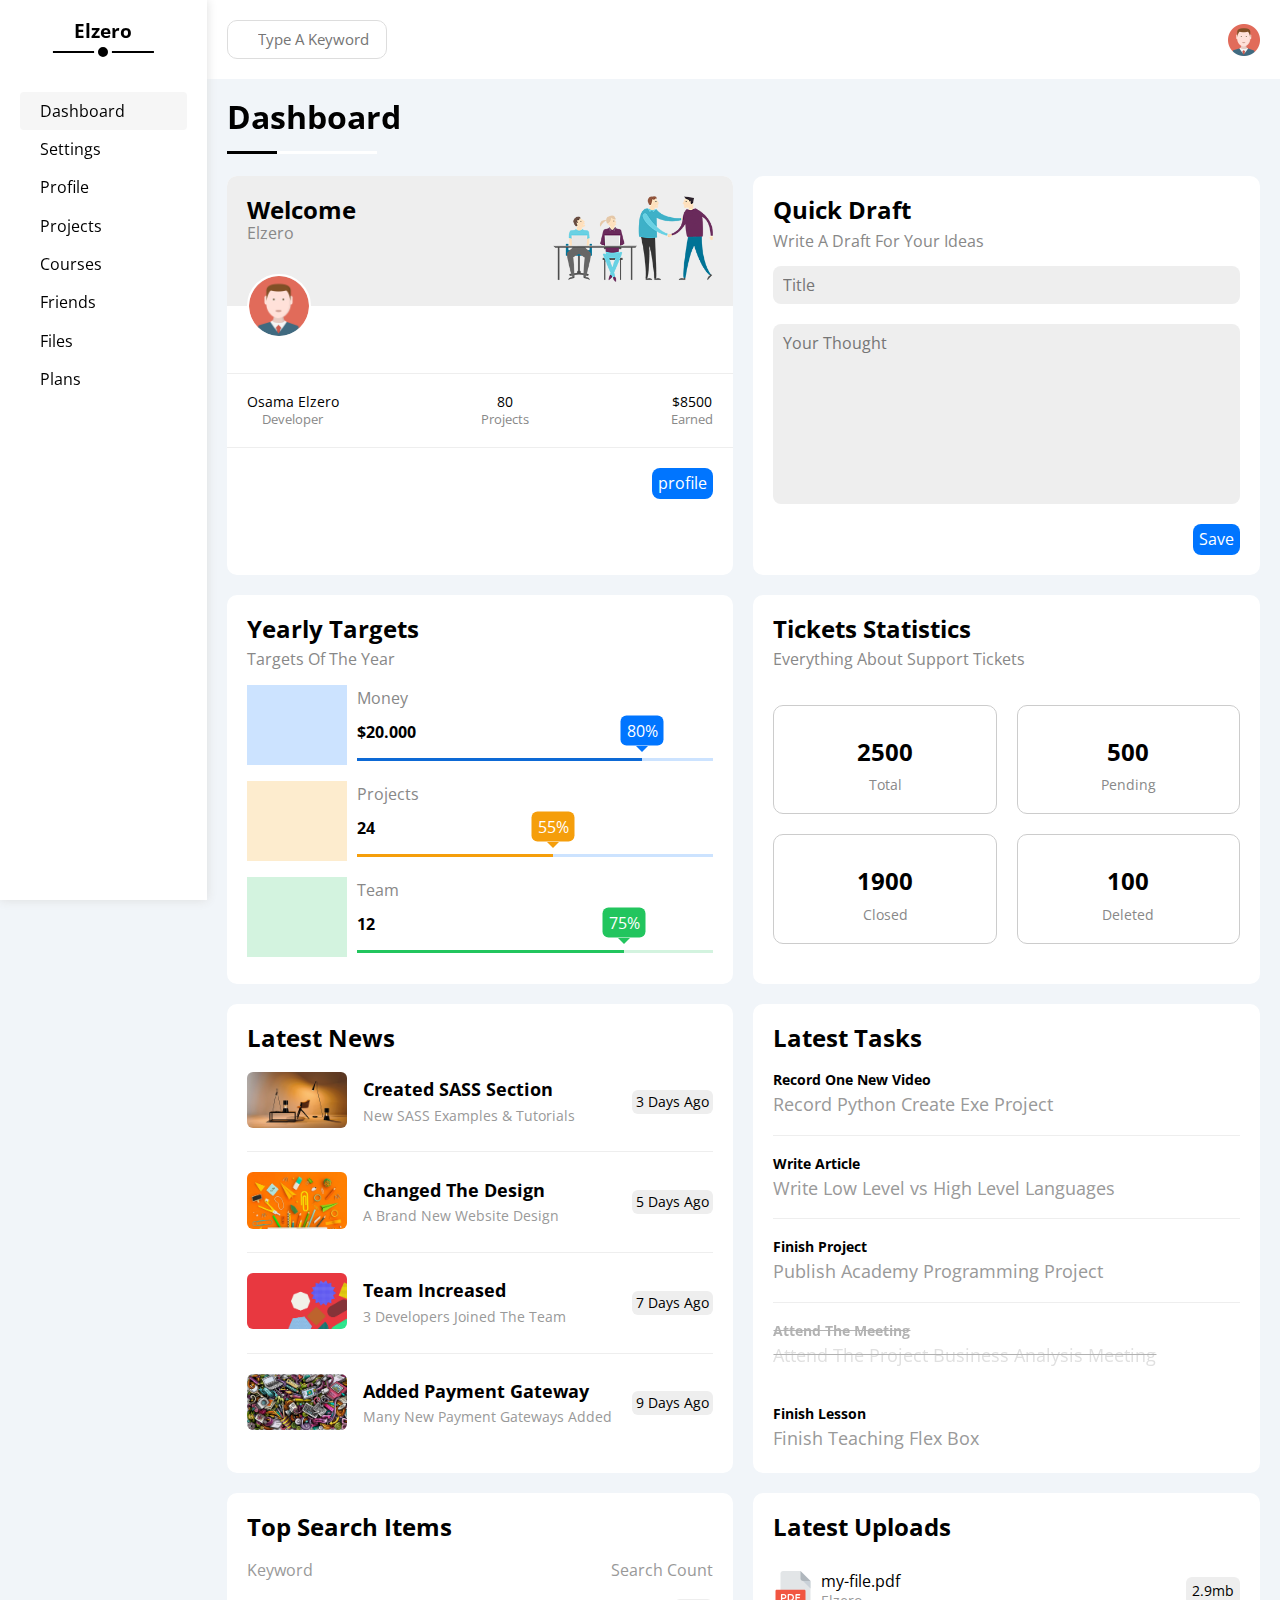
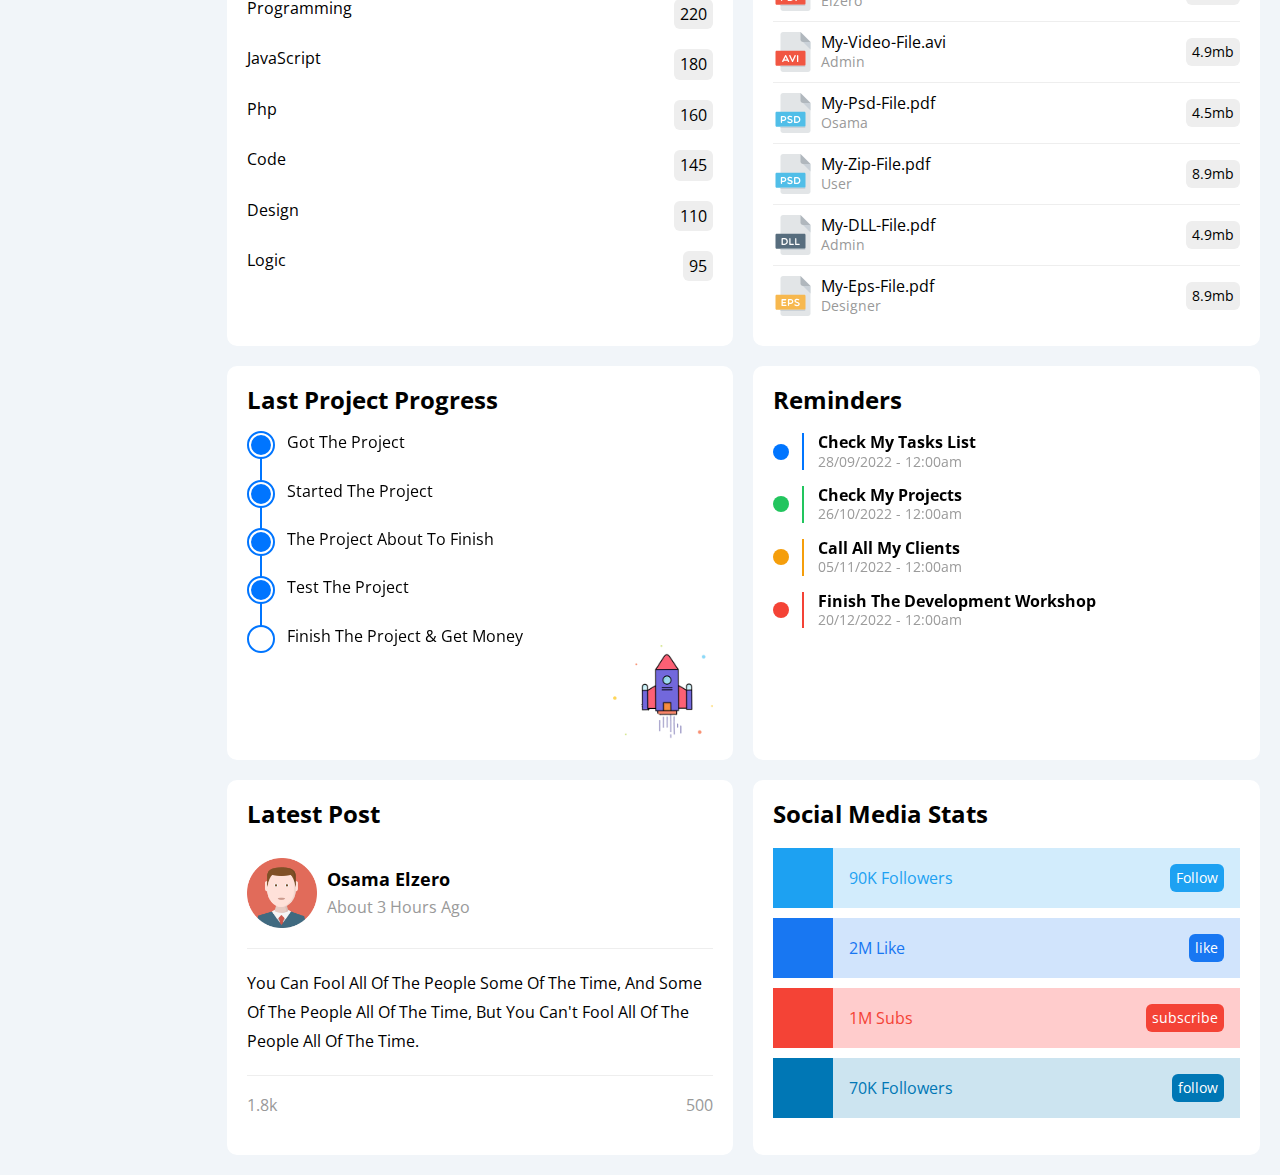
<file: html/index.html>
<!DOCTYPE html>
<html lang="en">

<head>
  <meta charset="UTF-8" />
  <meta name="viewport" content="width=device-width, initial-scale=1.0" />
  <link rel="stylesheet" href="../css/main.css" />
  <link rel="stylesheet" href="../css/dashboard.css" />
  <!-- open sans font -->
  <link rel="preconnect" href="https://fonts.googleapis.com" />
  <link rel="preconnect" href="https://fonts.gstatic.com" crossorigin />
  <link href="https://fonts.googleapis.com/css2?family=Open+Sans:wght@300;500&display=swap" rel="stylesheet" />
  <!--Font Awsome  -->
  <link rel="stylesheet" href="https://cdnjs.cloudflare.com/ajax/libs/font-awesome/6.5.1/css/all.min.css"
    integrity="sha512-DTOQO9RWCH3ppGqcWaEA1BIZOC6xxalwEsw9c2QQeAIftl+Vegovlnee1c9QX4TctnWMn13TZye+giMm8e2LwA=="
    crossorigin="anonymous" referrerpolicy="no-referrer" />
  <title>Dashboard</title>
</head>

<body>
  <div class="page-container d-flex">
    <aside class="p-20">
      <header>
        <h3>Elzero</h3>
      </header>
      <nav role="navigation">
        <ul>
          <li>
            <a class="active" href="index.html">
              <i class="fa-solid fa-chart-gantt fa-fw"></i>
              <span>Dashboard</span>
            </a>
          </li>

          <li>
            <a href="./settings.html">
              <i class="fa-solid fa-cog fa-fw"></i>
              <span>Settings</span>
            </a>
          </li>

          <li>
            <a href="profile.html">
              <i class="fa-regular fa-user fa-fw"></i>
              <span>Profile</span>
            </a>
          </li>

          <li>
            <a href="projects.html">
              <i class="fa-solid fa-diagram-project fa-fw"></i>
              <span>Projects</span>
            </a>
          </li>

          <li>
            <a href="courses.html">
              <i class="fa-solid fa-graduation-cap fa-fw"></i>
              <span>Courses</span>
            </a>
          </li>

          <li>
            <a href="friends.html">
              <i class="fa-solid fa-user-group fa-fw"></i>
              <span>Friends</span>
            </a>
          </li>

          <li>
            <a href="files.html">
              <i class="fa-regular fa-file fa-fw"></i>
              <span>Files</span>
            </a>
          </li>

          <li>
            <a href="plans.html">
              <i class="fa-regular fa-credit-card fa-fw"></i>
              <span>Plans</span>
            </a>
          </li>
        </ul>
      </nav>
    </aside>

    <div class="content">
      <div class="header flex-align-center p-20">
        <div class="input-field">
          <input class="border-radius-10" type="text" placeholder="type a keyword" />
        </div>
        <div class="info flex-align-center">
          <i class="fa-sharp fa-regular fa-bell"></i>
          <img src="../images/avatar.png" alt="user" />
        </div>
      </div>

      <div class="main-content">
          <h1>Dashboard</h1>
        
          <div class="main-grid">
            <div class="box border-radius-10">
              <div class="d-flex p-20">
                <div>
                  <h2>Welcome</h2>
                  <span>Elzero</span>
                </div>
                <div>
                  <img src="../images/welcome.png" alt="welcom" />
                </div>
              </div>
              <div>
                <img src="../images/avatar.png" alt="user" />
              </div>
              <div class="p-20 flex-align-center">
                <div>
                  <p>Osama Elzero</p>
                  <span>Developer</span>
                </div>
                <div>
                  <p>80</p>
                  <span>Projects</span>
                </div>
                <div>
                  <p>$8500</p>
                  <span>Earned</span>
                </div>
              </div>
              <div class="p-20 d-flex">
                <a href="profile.html">profile</a>
              </div>
            </div>
            <div class="box border-radius-10">
              <h2>Quick Draft</h2>
              <p>Write A Draft For Your Ideas</p>
              <div>
                <input type="text" placeholder="Title" />
                <textarea name="thought" id="thought" placeholder="Your Thought"></textarea>
                <input type="submit" value="Save" />
              </div>
            </div>
            <div class="box border-radius-10">
              <h2>Yearly Targets</h2>
              <p>Targets Of The Year</p>

              <div>
                <div>
                  <i class="fa-solid fa-dollar-sign fa-fw"></i>
                  <div>
                    <span> Money </span>
                    <span>$20.000</span>
                    <span class="outer-span">
                      <span class="inner-span"></span>
                    </span>
                  </div>
                </div>
                <div>
                  <i class="fa-solid fa-code fa-fw"></i>
                  <div>
                    <span>Projects</span>
                    <span>24</span>
                    <span class="outer-span">
                      <span class="inner-span"></span>
                    </span>
                  </div>
                </div>
                <div>
                  <i class="fa-solid fa-user fa-fw"></i>
                  <div>
                    <span>Team</span>
                    <span>12</span>
                    <span class="outer-span">
                      <span class="inner-span"></span>
                    </span>
                  </div>
                </div>
              </div>
            </div>
            <div class="box border-radius-10">
              <h2>Tickets Statistics</h2>
              <p>Everything About Support Tickets
              </p>
              <div>
                <div class="border-radius-10"><i class="fa-fw fa-regular fa-rectangle-list"></i><span>2500</span>
                  <span>total</span>
                </div>
                <div class="border-radius-10"><i class="fa-fw fa-solid fa-spinner"></i> <span>500</span>
                  <span>pending</span>
                </div>
                <div class="border-radius-10"><i class="fa-fw fa-regular fa-circle-check"></i> <span>1900</span>
                  <span>closed</span>
                </div>
                <div class="border-radius-10"><i
                    class="fa-fw fa-regular fa-rectangle-xmark fa-2x mb-10 c-red"></i></i><span>100</span>
                  <span>deleted</span>
                </div>
              </div>
            </div>
            <div class="box border-radius-10">
              <h2>Latest News
              </h2>
              <div>
                <div>
                  <div><img src="../images/news-01.png" alt="News"></div>
                  <div>
                    <p>Created SASS Section</p>
                    <span>New SASS Examples & Tutorials</span>
                  </div>
                  <span>3 Days Ago</span>
                </div>
                <div>
                  <div><img src="../images/news-02.png" alt="News"></div>
                  <div>
                    <p>Changed The Design</p>
                    <span>A Brand New Website Design</span>
                  </div>
                  <span>5 Days Ago
                  </span>
                </div>
                <div>
                  <div><img src="../images/news-03.png" alt="News"></div>
                  <div>
                    <p>Team Increased
                    </p>
                    <span>3 Developers Joined The Team
                    </span>
                  </div>
                  <span>7 Days Ago
                  </span>
                </div>
                <div>
                  <div><img src="../images/news-04.png" alt="News"></div>
                  <div>
                    <p>Added Payment Gateway
                    </p>
                    <span>Many New Payment Gateways Added
                    </span>
                  </div>
                  <span>9 Days Ago
                  </span>
                </div>
              </div>
            </div>
            <div class="box border-radius-10">
              <h2>Latest Tasks
              </h2>
              <div>
                <div>
                  <div>
                    <p>Record One New Video
                    </p><span>Record Python Create Exe Project
                    </span>
                  </div> <i class="fa-solid fa-trash-can"></i>
                </div>
                <div>
                  <div>
                    <p>Write Article
                    </p><span>Write Low Level vs High Level Languages

                    </span>
                  </div> <i class="fa-solid fa-trash-can"></i>
                </div>
                <div>
                  <div>
                    <p>Finish Project
                    </p><span>Publish Academy Programming Project

                    </span>
                  </div> <i class="fa-solid fa-trash-can"></i>
                </div>
                <div>
                  <div class="hidden">
                    <p>Attend The Meeting
                    </p><span>Attend The Project Business Analysis Meeting

                    </span>
                  </div><i class="fa-solid fa-trash-can"></i>
                </div>
                <div>
                  <div>
                    <p>Finish Lesson</p>
                    <span>Finish Teaching Flex Box</span>
                  </div><i class="fa-solid fa-trash-can"></i>
                </div>
              </div>
            </div>
            <div class="box border-radius-10">
              <h2>Top Search Items</h2>
              <div>
                <div>
                  <span>Keyword</span>
                  <span>Search count</span>
                </div>
                <div>
                  <span>Programming</span>
                  <span>220</span>
                </div>
                <div>
                  <span>javaScript</span>
                  <span>180</span>
                </div>
                <div>
                  <span>php</span>
                  <span>160</span>
                </div>
                <div>
                  <span>code</span>
                  <span>145</span>
                </div>
                <div>
                  <span>design</span>
                  <span>110</span>
                </div>
                <div>
                  <span>logic</span>
                  <span>95</span>
                </div>
              </div>
            </div>
            <div class="box border-radius-10">
              <h2>Latest Uploads</h2>
              <div>
                <div>
                  <img src="../images/pdf.svg" alt="type">
                  <div>
                    <p>my-file.pdf</p>
                    <span>Elzero</span>
                  </div>
                  <span>2.9mb
                  </span>
                </div>
                <div>
                  <img src="../images/avi.svg" alt="type">
                  <div>
                    <p>My-Video-File.avi</p>
                    <span>Admin</span>
                  </div>
                  <span>4.9mb
                  </span>
                </div>
                <div>
                  <img src="../images/psd.svg" alt="type">
                  <div>
                    <p>My-Psd-File.pdf
                    </p>
                    <span>Osama</span>
                  </div>
                  <span>4.5mb
                  </span>
                </div>
                <div>
                  <img src="../images/psd (1).svg" alt="type">
                  <div>
                    <p>My-Zip-File.pdf
                    </p>
                    <span>User</span>
                  </div>
                  <span>8.9mb
                  </span>
                </div>
                <div>
                  <img src="../images/dll.svg" alt="type">
                  <div>
                    <p>My-DLL-File.pdf
                    </p>
                    <span>Admin</span>
                  </div>
                  <span>4.9mb
                  </span>
                </div>
                <div>
                  <img src="../images/eps.svg" alt="type">
                  <div>
                    <p>My-Eps-File.pdf
                    </p>
                    <span>Designer</span>
                  </div>
                  <span>8.9mb</span>
                </div>
              </div>
            </div>
            <div class="box border-radius-10">
              <h2>
                Last Project Progress
              </h2>
              <div>
                <ul>
                  <li>Got The Project</li>
                  <li>Started The Project</li>
                  <li>The Project About To Finish</li>
                  <li>Test The Project</li>
                  <li>Finish The Project & Get Money</li>

                </ul>
                <img src="../images/project.png" alt="project">
              </div>
            </div>
            <div class="box border-radius-10">
              <h2>Reminders</h2>
              <div>
                <div>
                  <p>Check My Tasks List</p> <span>28/09/2022 - 12:00am
                  </span>
                </div>
                <div>
                  <p>Check My Projects
                  </p> <span>26/10/2022 - 12:00am</span>
                </div>
                <div>
                  <p>Call All My Clients</p> 
                  <span>05/11/2022 - 12:00am
                  </span>
                </div>
                <div>
                  <p>Finish The Development Workshop
                  </p> 
                  <span>20/12/2022 - 12:00am
                  </span>
                </div>
              </div>

            </div>
            <div class="box border-radius-10">
              <h2>Latest Post
              </h2>
              <div>
                <img src="../images/avatar.png" alt="user">
                <div>
                  <p>Osama Elzero</p>
                  <span>About 3 Hours Ago
                  </span>
                </div>
              </div>
              <div>
                You Can Fool All Of The People Some Of The Time, And Some Of The People All Of The Time, But You Can't Fool All Of The People All Of The Time.
              </div>
              <div class="flex-align-center">
                <div>
                  <i class="fa-regular fa-heart"></i>
                  <span>1.8k</span>
                </div>
                <div>
                  <i class="fa-regular fa-comments"></i>
                  <span>500</span>
                </div>
              </div>
            </div>
            <div class="box border-radius-10">
              <h2>Social Media Stats</h2>
              <div>
                <div><i class=" fa-brands fa-twitter"></i><div><p>90K Followers</p> <span>Follow</span></div></div>
                <div><i class="fa-brands fa-facebook-f"></i><div><p>2M Like</p> <span>like</span></div></div>
                <div><i class="fa-brands fa-youtube"></i> <div><p>1M Subs</p> <span>subscribe</span></div></div>
                <div><i class=" fa-brands fa-linkedin"></i> <div><p>
                  70K Followers</p> <span>follow</span></div></div>
              </div>
            </div>
          </div>

      </div>
    </div>
  </div>
</body>

</html>
</file>
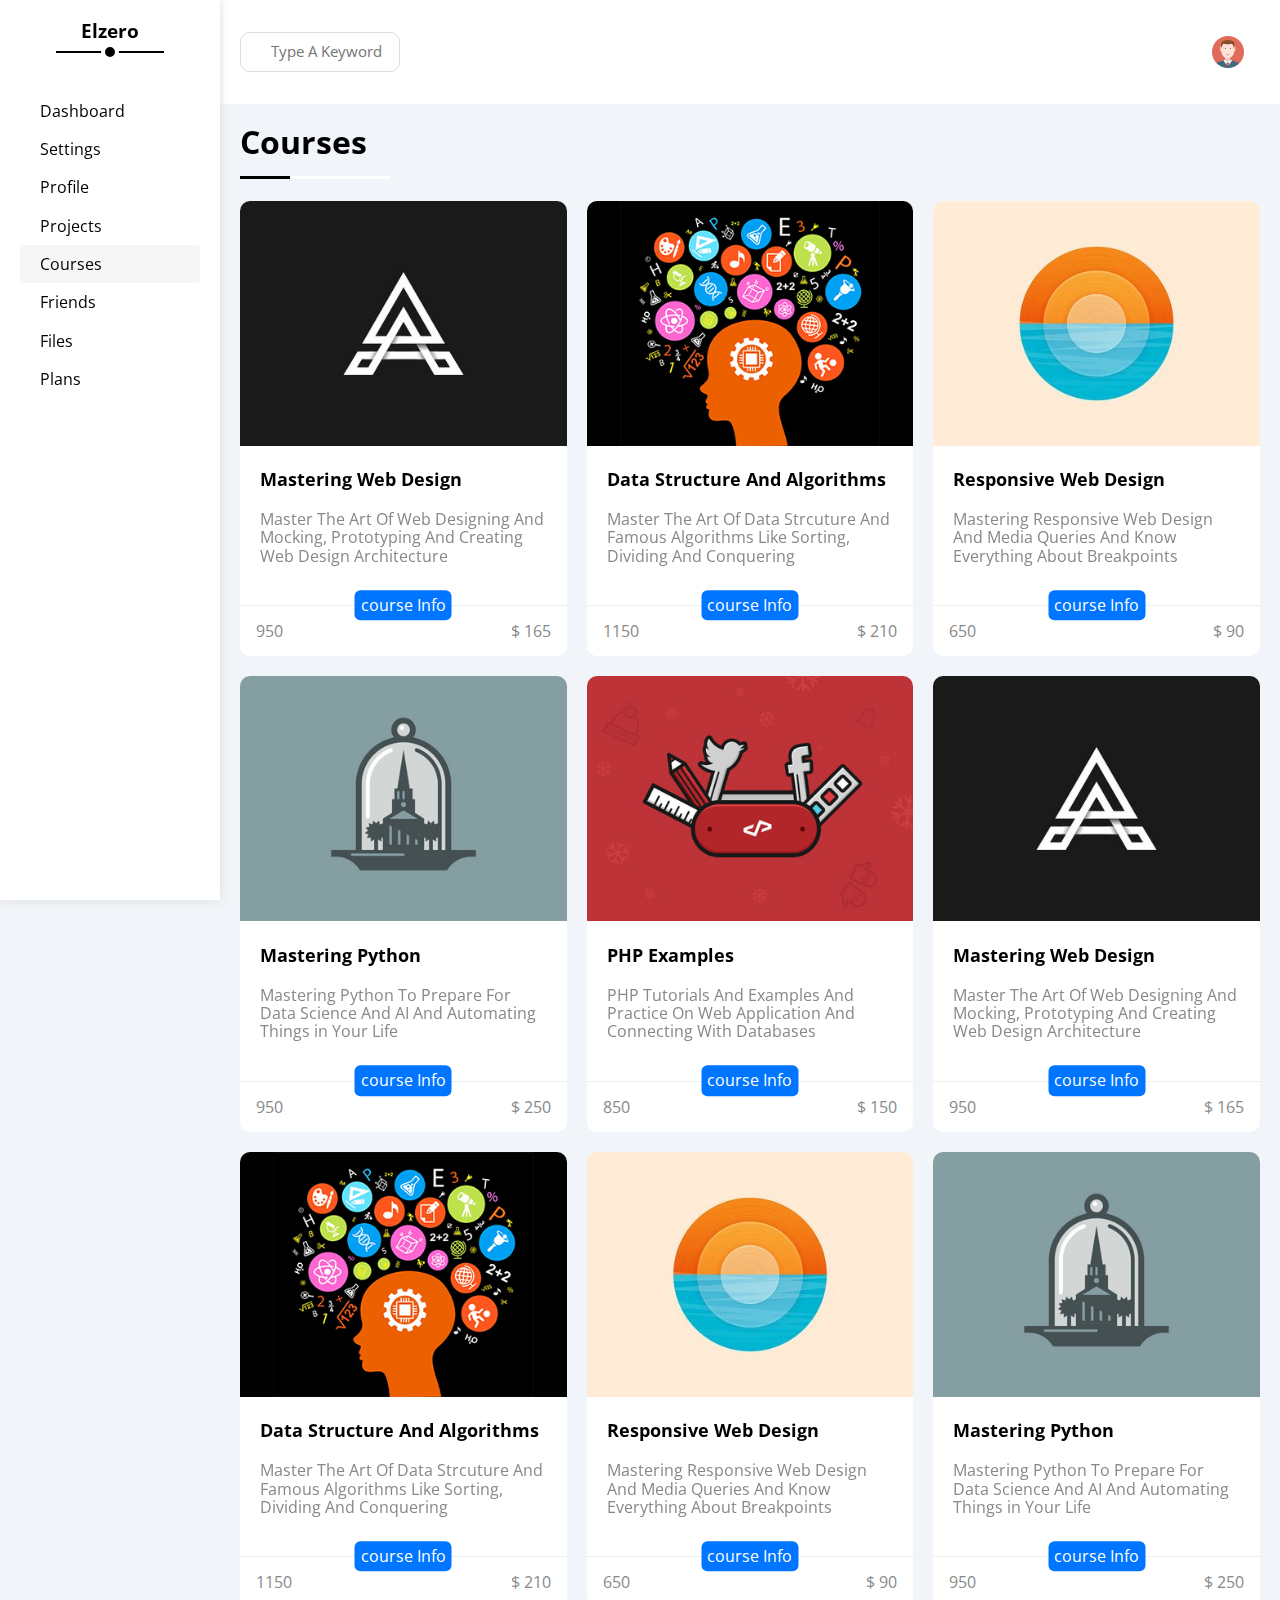
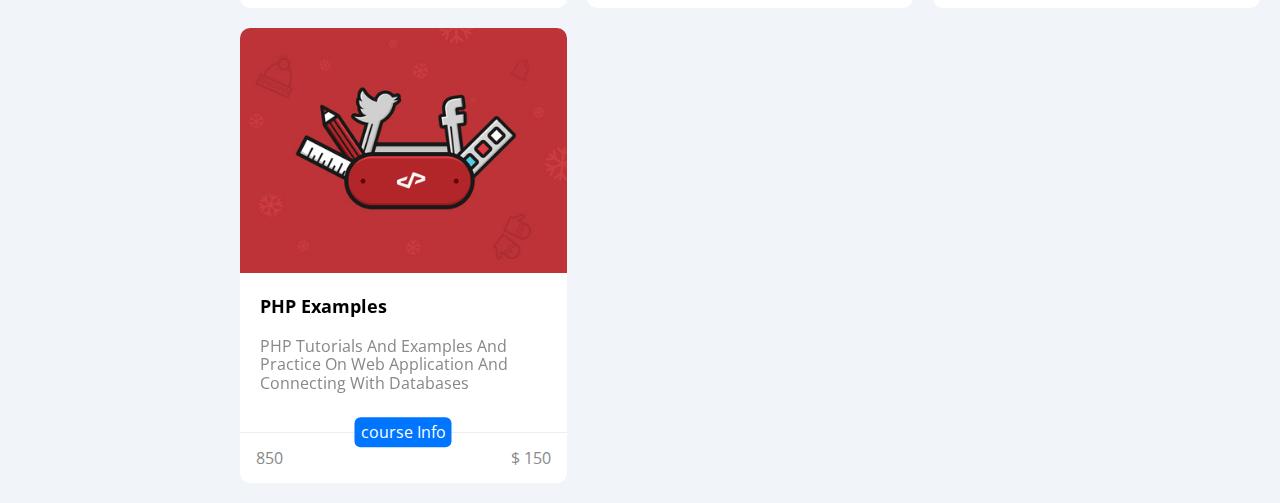
<file: html/courses.html>
<!DOCTYPE html>
<html lang="en">

<head>
  <meta charset="UTF-8" />
  <meta name="viewport" content="width=device-width, initial-scale=1.0" />
  <link rel="stylesheet" href="../css/main.css" />
  <link rel="stylesheet" href="../css/courses.css">
  <!-- open sans font -->
  <link rel="preconnect" href="https://fonts.googleapis.com" />
  <link rel="preconnect" href="https://fonts.gstatic.com" crossorigin />
  <link href="https://fonts.googleapis.com/css2?family=Open+Sans:wght@300;500&display=swap" rel="stylesheet" />
  <!--Font Awsome  -->
  <link rel="stylesheet" href="https://cdnjs.cloudflare.com/ajax/libs/font-awesome/6.5.1/css/all.min.css"
    integrity="sha512-DTOQO9RWCH3ppGqcWaEA1BIZOC6xxalwEsw9c2QQeAIftl+Vegovlnee1c9QX4TctnWMn13TZye+giMm8e2LwA=="
    crossorigin="anonymous" referrerpolicy="no-referrer" />
  <title>Courses</title>
</head>

<body>
  <div class="page-container d-flex">
    <aside class="p-20">
      <header>
        <h3>Elzero</h3>
      </header>
      <nav role="navigation">
        <ul>
          <li>
            <a href="index.html">
              <i class="fa-solid fa-chart-gantt fa-fw"></i>
              <span>Dashboard</span>
            </a>
          </li>

          <li>
            <a href="./settings.html">
              <i class="fa-solid fa-cog fa-fw"></i>
              <span>Settings</span>
            </a>
          </li>

          <li>
            <a href="profile.html">
              <i class="fa-regular fa-user fa-fw"></i>
              <span>Profile</span>
            </a>
          </li>

          <li>
            <a href="projects.html">
              <i class="fa-solid fa-diagram-project fa-fw"></i>
              <span>Projects</span>
            </a>
          </li>

          <li>
            <a class="active" href="courses.html">
              <i class="fa-solid fa-graduation-cap fa-fw"></i>
              <span>Courses</span>
            </a>
          </li>

          <li>
            <a href="friends.html">
              <i class="fa-solid fa-user-group fa-fw"></i>
              <span>Friends</span>
            </a>
          </li>

          <li>
            <a href="files.html">
              <i class="fa-regular fa-file fa-fw"></i>
              <span>Files</span>
            </a>
          </li>

          <li>
            <a href="plans.html">
              <i class="fa-regular fa-credit-card fa-fw"></i>
              <span>Plans</span>
            </a>
          </li>
        </ul>
      </nav>
    </aside>
    <div class="content">
      <div class="header flex-align-center p-20">
        <div class="input-field">
          <input class="border-radius-10" type="text" placeholder="type a keyword">

        </div>
        <div class="info flex-align-center">
          <i class="fa-sharp fa-regular fa-bell"></i>
          <img src="../images/avatar.png" alt="user">
        </div>
      </div>
      <div class="main-content">
        <h1>Courses</h1>

        <div class="sec-grid">
          <div>
            <img src="../images/course-01.jpg" alt="course">
            <div class="description">
              <h2>Mastering Web Design
              </h2>
              <p>Master The Art Of Web Designing And Mocking, Prototyping And Creating Web Design Architecture</p>
            </div>
            <div class="info">
              <span><i class="fa-regular fa-user"></i> 950</span>
              <span>$ 165</span>
            </div>
          </div>

          <div>
            <img src="../images/course-02.jpg" alt="course">
            <div class="description">
              <h2>Data Structure And Algorithms</h2>
              <p>Master The Art Of Data Strcuture And Famous Algorithms Like Sorting, Dividing And Conquering</p>
            </div>
            <div class="info">
              <span><i class="fa-regular fa-user"></i> 1150</span>
              <span>$ 210</span>
            </div>
          </div>

          <div>
            <img src="../images/course-03.jpg" alt="course">
            <div class="description">
              <h2>Responsive Web Design
              </h2>
              <p>Mastering Responsive Web Design And Media Queries And Know Everything About Breakpoints</p>
            </div>
            <div class="info">
              <span><i class="fa-regular fa-user"></i> 650</span>
              <span>$ 90</span>
            </div>
          </div>

          <div>
            <img src="../images/course-04.jpg" alt="course">
            <div class="description">
              <h2>Mastering Python
              </h2>
              <p>Mastering Python To Prepare For Data Science And AI And Automating Things in Your Life</p>
            </div>
            <div class="info">
              <span><i class="fa-regular fa-user"></i> 950</span>
              <span>$ 250</span>
            </div>
          </div>

          <div>
            <img src="../images/course-05.jpg" alt="course">
            <div class="description">
              <h2>PHP Examples
              </h2>
              <p>PHP Tutorials And Examples And Practice On Web Application And Connecting With Databases</p>
            </div>
            <div class="info">
              <span><i class="fa-regular fa-user"></i> 850</span>
              <span>$ 150</span>
            </div>
          </div>

          <div>
            <img src="../images/course-01.jpg" alt="course">
            <div class="description">
              <h2>Mastering Web Design
              </h2>
              <p>Master The Art Of Web Designing And Mocking, Prototyping And Creating Web Design Architecture</p>
            </div>
            <div class="info">
              <span><i class="fa-regular fa-user"></i> 950</span>
              <span>$ 165</span>
            </div>
          </div>

          <div>
            <img src="../images/course-02.jpg" alt="course">
            <div class="description">
              <h2>Data Structure And Algorithms</h2>
              <p>Master The Art Of Data Strcuture And Famous Algorithms Like Sorting, Dividing And Conquering</p>
            </div>
            <div class="info">
              <span><i class="fa-regular fa-user"></i> 1150</span>
              <span>$ 210</span>
            </div>
          </div>

          <div>
            <img src="../images/course-03.jpg" alt="course">
            <div class="description">
              <h2>Responsive Web Design
              </h2>
              <p>Mastering Responsive Web Design And Media Queries And Know Everything About Breakpoints</p>
            </div>
            <div class="info">
              <span><i class="fa-regular fa-user"></i> 650</span>
              <span>$ 90</span>
            </div>
          </div>

          <div>
            <img src="../images/course-04.jpg" alt="course">
            <div class="description">
              <h2>Mastering Python
              </h2>
              <p>Mastering Python To Prepare For Data Science And AI And Automating Things in Your Life</p>
            </div>
            <div class="info">
              <span><i class="fa-regular fa-user"></i> 950</span>
              <span>$ 250</span>
            </div>
          </div>

          <div>
            <img src="../images/course-05.jpg" alt="course">
            <div class="description">
              <h2>PHP Examples
              </h2>
              <p>PHP Tutorials And Examples And Practice On Web Application And Connecting With Databases</p>
            </div>
            <div class="info">
              <span><i class="fa-regular fa-user"></i> 850</span>
              <span>$ 150</span>
            </div>
          </div>


        </div>
      </div>


    </div>
  </div>
</body>

</html>
</file>
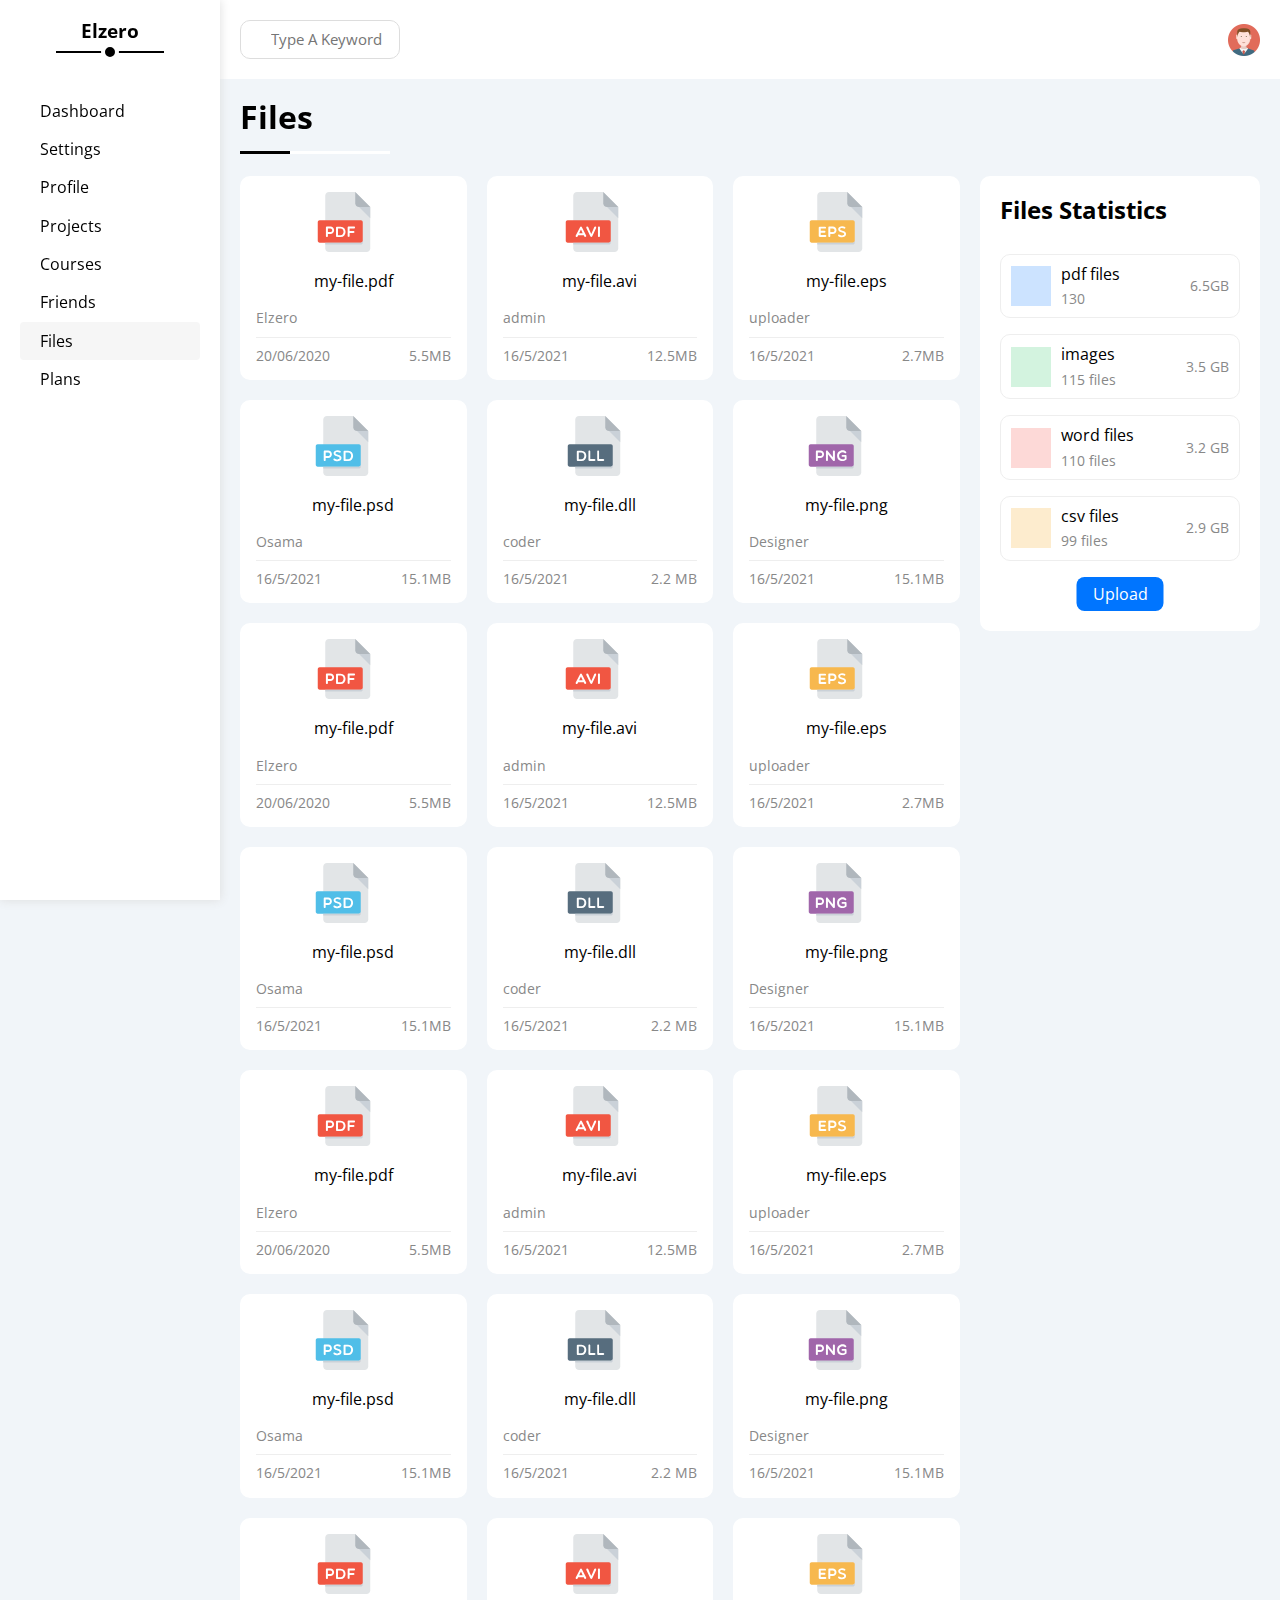
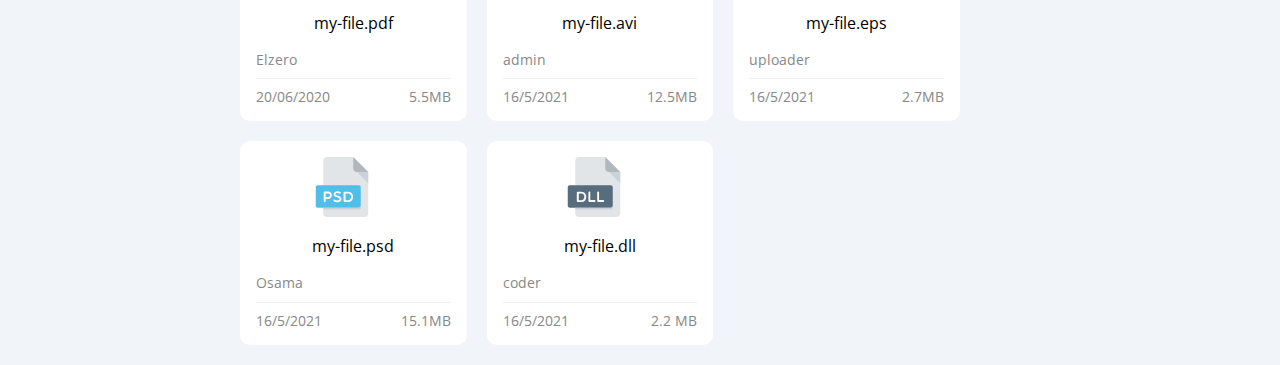
<file: html/files.html>
<!DOCTYPE html>
<html lang="en">
  <head>
    <meta charset="UTF-8" />
    <meta name="viewport" content="width=device-width, initial-scale=1.0" />
    <link rel="stylesheet" href="../css/main.css" />
    <link rel="stylesheet" href="../css/files.css">
    <!-- open sans font -->
    <link rel="preconnect" href="https://fonts.googleapis.com" />
    <link rel="preconnect" href="https://fonts.gstatic.com" crossorigin />
    <link
      href="https://fonts.googleapis.com/css2?family=Open+Sans:wght@300;500&display=swap"
      rel="stylesheet"
    />
    <!--Font Awsome  -->
    <link
      rel="stylesheet"
      href="https://cdnjs.cloudflare.com/ajax/libs/font-awesome/6.5.1/css/all.min.css"
      integrity="sha512-DTOQO9RWCH3ppGqcWaEA1BIZOC6xxalwEsw9c2QQeAIftl+Vegovlnee1c9QX4TctnWMn13TZye+giMm8e2LwA=="
      crossorigin="anonymous"
      referrerpolicy="no-referrer"
    />
    <title>Files</title>
  </head>
  <body>
    <div class="page-container d-flex">
      <aside class="p-20">
        <header>
          <h3>Elzero</h3>
        </header>
        <nav role="navigation">
          <ul>
            <li>
              <a href="index.html">
                <i class="fa-solid fa-chart-gantt fa-fw"></i>
                <span>Dashboard</span>
              </a>
            </li>

            <li>
              <a href="./settings.html">
                <i class="fa-solid fa-cog fa-fw"></i>
                <span>Settings</span>
              </a>
            </li>

            <li>
              <a href="profile.html">
                <i class="fa-regular fa-user fa-fw"></i>
                <span>Profile</span>
              </a>
            </li>

            <li>
              <a href="projects.html">
                <i class="fa-solid fa-diagram-project fa-fw"></i>
                <span>Projects</span>
              </a>
            </li>

            <li>
              <a href="courses.html">
                <i class="fa-solid fa-graduation-cap fa-fw"></i>
                <span>Courses</span>
              </a>
            </li>

            <li>
              <a href="friends.html">
                <i class="fa-solid fa-user-group fa-fw"></i>
                <span>Friends</span>
              </a>
            </li>

            <li>
              <a class="active" href="files.html">
                <i class="fa-regular fa-file fa-fw"></i>
                <span>Files</span>
              </a>
            </li>

            <li>
              <a href="plans.html">
                <i class="fa-regular fa-credit-card fa-fw"></i>
                <span>Plans</span>
              </a>
            </li>
          </ul>
        </nav>
      </aside>
      <div class="content">
        <div class="header flex-align-center p-20">
          <div class="input-field">
            <input class= "border-radius-10" type="text" placeholder="type a keyword">

          </div>
          <div class="info flex-align-center">
            <i class="fa-sharp fa-regular fa-bell"></i>
            <img src="../images/avatar.png" alt="user">
          </div>
        </div>
        <div class="main-content">
          <h1>Files</h1>

          <div class="files">
            <div class="statistics border-radius-10">
              <h2>files statistics</h2>
              <div>
                <i class="fa-regular fa-file-pdf"></i>
                <div>
                  <p>pdf files</p>
                  <span>130</span>
                </div>
                <span>6.5GB</span>
              </div>
              <div>
                <i class="fa-regular fa-image"></i>
                <div>
                  <p>images</p>
                  <span>115 files</span>
                </div>
                <span>3.5 GB</span>
              </div>
              <div>
                <i class="fa-regular fa-file-word"></i>
                <div>
                  <p>word files</p>
                  <span>110 files</span>
                </div>
                <span>3.2 GB</span>
              </div>
              <div>
                <i class="fa-regular fa-file-csv"></i>
                <div>
                  <p>csv files</p>
                  <span>99 files</span>
                </div>
                <span>2.9 GB</span>
              </div>

              <a href="#"><i class="fa-regular fa-angles-up"></i>
                upload
              </a>
            </div>

            <div class="sub-files">
              <div class="box">
                <i class="fa-solid fa-download"></i>
                <div>
                  <img src="../images/pdf.svg" alt="file">
                  <span>my-file.pdf</span>
                </div>
                <span>Elzero</span>
                <div>
                  <span>20/06/2020</span>
                  <span>5.5MB
                  </span>
                </div>
              </div>

              <div class="box">
                <i class="fa-solid fa-download"></i>
                <div>
                  <img src="../images/avi.svg" alt="file">
                  <span>my-file.avi</span>
                </div>
                <span>admin</span>
                <div>
                  <span>16/5/2021
                  </span>
                  <span>12.5MB
                  </span>
                </div>
              </div>

              <div class="box">
                <i class="fa-solid fa-download"></i>
                <div>
                  <img src="../images/eps.svg" alt="file">
                  <span>my-file.eps</span>
                </div>
                <span>uploader</span>
                <div>
                  <span>16/5/2021
                  </span>
                  <span>2.7MB</span>
                </div>
              </div>

              <div class="box">
                <i class="fa-solid fa-download"></i>
                <div>
                  <img src="../images/psd.svg" alt="file">
                  <span>my-file.psd</span>
                </div>
                <span>Osama</span>
                <div>
                  <span>16/5/2021
                  </span>
                  <span>15.1MB
                  </span>
                </div>
              </div>

              <div class="box">
                <i class="fa-solid fa-download"></i>
                <div>
                  <img src="../images/dll.svg" alt="file">
                  <span>my-file.dll</span>
                </div>
                <span>coder</span>
                <div>
                  <span>16/5/2021
                  </span>
                  <span>2.2 MB</span>
                </div>
              </div>

              <div class="box">
                <i class="fa-solid fa-download"></i>
                <div>
                  <img src="../images/png.svg" alt="file">
                  <span>my-file.png</span>
                </div>
                <span>Designer</span>
                <div>
                  <span>16/5/2021
                  </span>
                  <span>15.1MB</span>
                </div>
              </div>

              <div class="box">
                <i class="fa-solid fa-download"></i>
                <div>
                  <img src="../images/pdf.svg" alt="file">
                  <span>my-file.pdf</span>
                </div>
                <span>Elzero</span>
                <div>
                  <span>20/06/2020</span>
                  <span>5.5MB
                  </span>
                </div>
              </div>

              <div class="box">
                <i class="fa-solid fa-download"></i>
                <div>
                  <img src="../images/avi.svg" alt="file">
                  <span>my-file.avi</span>
                </div>
                <span>admin</span>
                <div>
                  <span>16/5/2021
                  </span>
                  <span>12.5MB
                  </span>
                </div>
              </div>

              <div class="box">
                <i class="fa-solid fa-download"></i>
                <div>
                  <img src="../images/eps.svg" alt="file">
                  <span>my-file.eps</span>
                </div>
                <span>uploader</span>
                <div>
                  <span>16/5/2021
                  </span>
                  <span>2.7MB</span>
                </div>
              </div>

              <div class="box">
                <i class="fa-solid fa-download"></i>
                <div>
                  <img src="../images/psd.svg" alt="file">
                  <span>my-file.psd</span>
                </div>
                <span>Osama</span>
                <div>
                  <span>16/5/2021
                  </span>
                  <span>15.1MB
                  </span>
                </div>
              </div>

              <div class="box">
                <i class="fa-solid fa-download"></i>
                <div>
                  <img src="../images/dll.svg" alt="file">
                  <span>my-file.dll</span>
                </div>
                <span>coder</span>
                <div>
                  <span>16/5/2021
                  </span>
                  <span>2.2 MB</span>
                </div>
              </div>

              <div class="box">
                <i class="fa-solid fa-download"></i>
                <div>
                  <img src="../images/png.svg" alt="file">
                  <span>my-file.png</span>
                </div>
                <span>Designer</span>
                <div>
                  <span>16/5/2021
                  </span>
                  <span>15.1MB</span>
                </div>
              </div>

              <div class="box">
                <i class="fa-solid fa-download"></i>
                <div>
                  <img src="../images/pdf.svg" alt="file">
                  <span>my-file.pdf</span>
                </div>
                <span>Elzero</span>
                <div>
                  <span>20/06/2020</span>
                  <span>5.5MB
                  </span>
                </div>
              </div>

              <div class="box">
                <i class="fa-solid fa-download"></i>
                <div>
                  <img src="../images/avi.svg" alt="file">
                  <span>my-file.avi</span>
                </div>
                <span>admin</span>
                <div>
                  <span>16/5/2021
                  </span>
                  <span>12.5MB
                  </span>
                </div>
              </div>

              <div class="box">
                <i class="fa-solid fa-download"></i>
                <div>
                  <img src="../images/eps.svg" alt="file">
                  <span>my-file.eps</span>
                </div>
                <span>uploader</span>
                <div>
                  <span>16/5/2021
                  </span>
                  <span>2.7MB</span>
                </div>
              </div>

              <div class="box">
                <i class="fa-solid fa-download"></i>
                <div>
                  <img src="../images/psd.svg" alt="file">
                  <span>my-file.psd</span>
                </div>
                <span>Osama</span>
                <div>
                  <span>16/5/2021
                  </span>
                  <span>15.1MB
                  </span>
                </div>
              </div>

              <div class="box">
                <i class="fa-solid fa-download"></i>
                <div>
                  <img src="../images/dll.svg" alt="file">
                  <span>my-file.dll</span>
                </div>
                <span>coder</span>
                <div>
                  <span>16/5/2021
                  </span>
                  <span>2.2 MB</span>
                </div>
              </div>

              <div class="box">
                <i class="fa-solid fa-download"></i>
                <div>
                  <img src="../images/png.svg" alt="file">
                  <span>my-file.png</span>
                </div>
                <span>Designer</span>
                <div>
                  <span>16/5/2021
                  </span>
                  <span>15.1MB</span>
                </div>
              </div>

              <div class="box">
                <i class="fa-solid fa-download"></i>
                <div>
                  <img src="../images/pdf.svg" alt="file">
                  <span>my-file.pdf</span>
                </div>
                <span>Elzero</span>
                <div>
                  <span>20/06/2020</span>
                  <span>5.5MB
                  </span>
                </div>
              </div>

              <div class="box">
                <i class="fa-solid fa-download"></i>
                <div>
                  <img src="../images/avi.svg" alt="file">
                  <span>my-file.avi</span>
                </div>
                <span>admin</span>
                <div>
                  <span>16/5/2021
                  </span>
                  <span>12.5MB
                  </span>
                </div>
              </div>

              <div class="box">
                <i class="fa-solid fa-download"></i>
                <div>
                  <img src="../images/eps.svg" alt="file">
                  <span>my-file.eps</span>
                </div>
                <span>uploader</span>
                <div>
                  <span>16/5/2021
                  </span>
                  <span>2.7MB</span>
                </div>
              </div>

              <div class="box">
                <i class="fa-solid fa-download"></i>
                <div>
                  <img src="../images/psd.svg" alt="file">
                  <span>my-file.psd</span>
                </div>
                <span>Osama</span>
                <div>
                  <span>16/5/2021
                  </span>
                  <span>15.1MB
                  </span>
                </div>
              </div>

              <div class="box">
                <i class="fa-solid fa-download"></i>
                <div>
                  <img src="../images/dll.svg" alt="file">
                  <span>my-file.dll</span>
                </div>
                <span>coder</span>
                <div>
                  <span>16/5/2021
                  </span>
                  <span>2.2 MB</span>
                </div>
              </div>


            </div>
          </div>
        </div>


      </div>
    </div>
  </body>
</html>
</file>
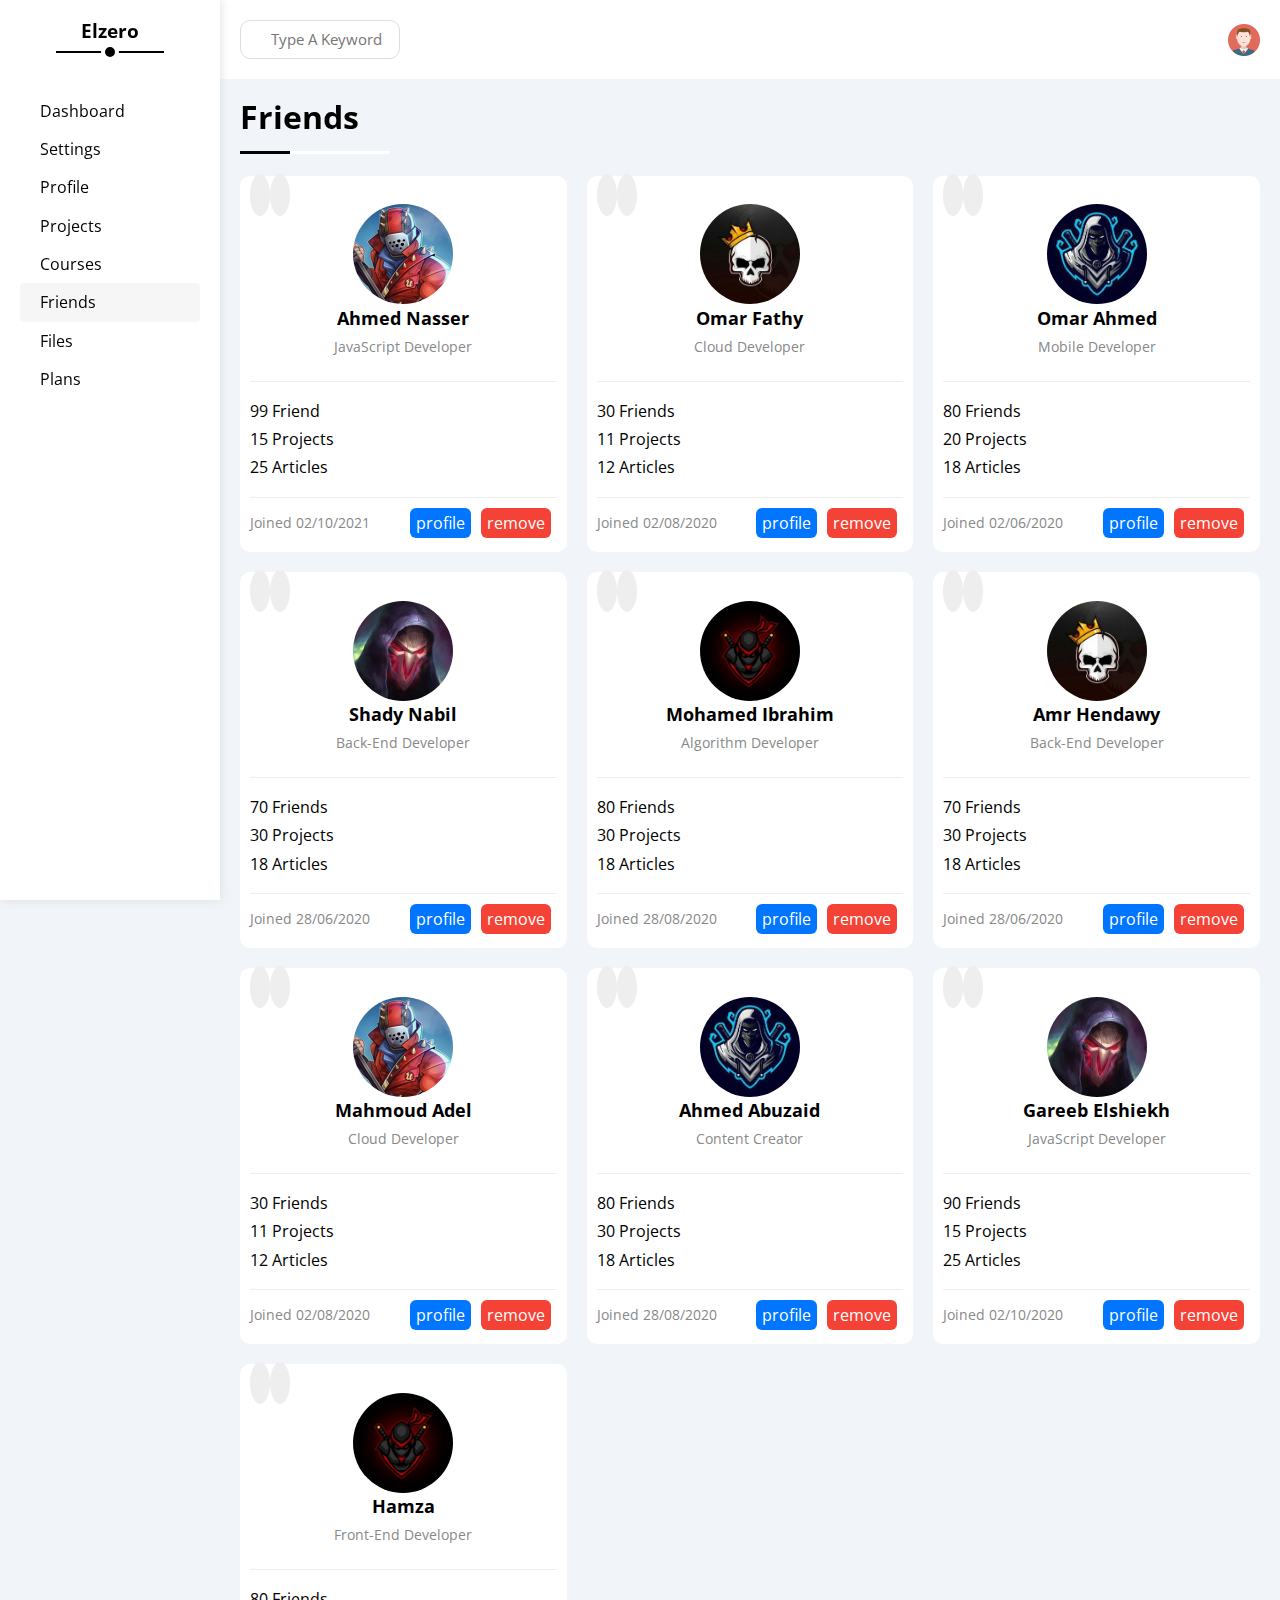
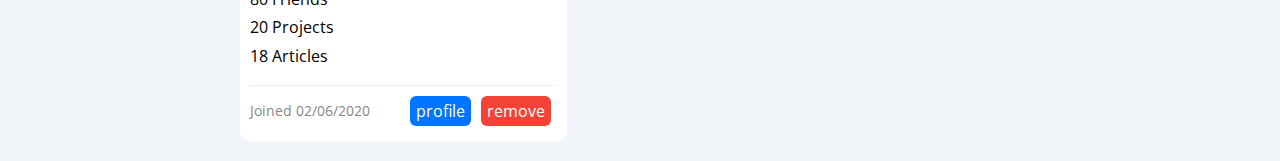
<file: html/friends.html>
<!DOCTYPE html>
<html lang="en">

<head>
  <meta charset="UTF-8" />
  <meta name="viewport" content="width=device-width, initial-scale=1.0" />
  <link rel="stylesheet" href="../css/main.css" />
  <link rel="stylesheet" href="../css/friends.css">
  <!-- open sans font -->
  <link rel="preconnect" href="https://fonts.googleapis.com" />
  <link rel="preconnect" href="https://fonts.gstatic.com" crossorigin />
  <link href="https://fonts.googleapis.com/css2?family=Open+Sans:wght@300;500&display=swap" rel="stylesheet" />
  <!--Font Awsome  -->
  <link rel="stylesheet" href="https://cdnjs.cloudflare.com/ajax/libs/font-awesome/6.5.1/css/all.min.css"
    integrity="sha512-DTOQO9RWCH3ppGqcWaEA1BIZOC6xxalwEsw9c2QQeAIftl+Vegovlnee1c9QX4TctnWMn13TZye+giMm8e2LwA=="
    crossorigin="anonymous" referrerpolicy="no-referrer" />
  <title>Friends</title>
</head>

<body>
  <div class="page-container d-flex">
    <aside class="p-20">
      <header>
        <h3>Elzero</h3>
      </header>
      <nav role="navigation">
        <ul>
          <li>
            <a href="index.html">
              <i class="fa-solid fa-chart-gantt fa-fw"></i>
              <span>Dashboard</span>
            </a>
          </li>

          <li>
            <a href="./settings.html">
              <i class="fa-solid fa-cog fa-fw"></i>
              <span>Settings</span>
            </a>
          </li>

          <li>
            <a href="profile.html">
              <i class="fa-regular fa-user fa-fw"></i>
              <span>Profile</span>
            </a>
          </li>

          <li>
            <a href="projects.html">
              <i class="fa-solid fa-diagram-project fa-fw"></i>
              <span>Projects</span>
            </a>
          </li>

          <li>
            <a href="courses.html">
              <i class="fa-solid fa-graduation-cap fa-fw"></i>
              <span>Courses</span>
            </a>
          </li>

          <li>
            <a class="active" href="friends.html">
              <i class="fa-solid fa-user-group fa-fw"></i>
              <span>Friends</span>
            </a>
          </li>

          <li>
            <a href="files.html">
              <i class="fa-regular fa-file fa-fw"></i>
              <span>Files</span>
            </a>
          </li>

          <li>
            <a href="plans.html">
              <i class="fa-regular fa-credit-card fa-fw"></i>
              <span>Plans</span>
            </a>
          </li>
        </ul>
      </nav>
    </aside>
    <div class="content">
      <div class="header flex-align-center p-20">
        <div class="input-field">
          <input class="border-radius-10" type="text" placeholder="type a keyword">

        </div>
        <div class="info flex-align-center">
          <i class="fa-sharp fa-regular fa-bell"></i>
          <img src="../images/avatar.png" alt="user">
        </div>
      </div>
      <div class="main-content">
        <h1>Friends</h1>

        <div class="sec-grid">
          <div class="box border-radius-10">
            <div>
              <i class="fa-sharp fa-solid fa-phone"></i>
              <i class="fa-regular fa-message"></i>
            </div>
            <div>
              <img src="../images/friend-01.jpg" alt="user">
              <h2>Ahmed Nasser</h2>
              <p>JavaScript Developer
              </p>
            </div>
            <div>
              <div><i class="fa-regular fa-face-smile fa-fw"></i> 99 Friend</div>
              <div><i class="fa-regular fa-code-commit fa-fw"></i> 15 Projects</div>
              <div><i class="fa-regular fa-newspaper fa-fw"></i> 25 Articles</div>
            </div>
            <div>
              <span class="date">Joined 02/10/2021</span>
              <div>
                <a href="../html/profile.html" class="profile">profile</a>
                <a href="#" class="remove">remove</a>
              </div>
            </div>
          </div>

          <div class="box border-radius-10">
            <div>
              <i class="fa-sharp fa-solid fa-phone"></i>
              <i class="fa-regular fa-message"></i>
            </div>
            <div>
              <img src="../images/friend-05.jpg" alt="user">
              <h2>Omar Fathy</h2>
              <p>Cloud Developer
              </p>
            </div>
            <div>
              <div><i class="fa-regular fa-face-smile"></i> 30 Friends
              </div>
              <div><i class="fa-regular fa-code-commit"></i> 11 Projects
              </div>
              <div><i class="fa-regular fa-newspaper"></i> 12 Articles
              </div>
            </div>
            <div>
              <span class="date">Joined 02/08/2020
              </span>
              <div>
                <a href="../html/profile.html" class="profile">profile</a>
                <a href="#" class="remove">remove</a>
              </div>
            </div>
          </div>

          <div class="box border-radius-10">
            <div>
              <i class="fa-sharp fa-solid fa-phone"></i>
              <i class="fa-regular fa-message"></i>
            </div>
            <div>
              <img src="../images/friend-02.jpg" alt="user">
              <h2>Omar Ahmed
              </h2>
              <p>Mobile Developer

              </p>
            </div>
            <div>
              <div><i class="fa-regular fa-face-smile"></i> 80 Friends
              </div>
              <div><i class="fa-regular fa-code-commit"></i> 20 Projects
              </div>
              <div><i class="fa-regular fa-newspaper"></i> 18 Articles
              </div>
            </div>
            <div>
              <span class="date">Joined 02/06/2020
              </span>
              <div>
                <a href="../html/profile.html" class="profile">profile</a>
                <a href="#" class="remove">remove</a>
              </div>
            </div>
          </div>

          <div class="box border-radius-10">
            <div>
              <i class="fa-sharp fa-solid fa-phone"></i>
              <i class="fa-regular fa-message"></i>
            </div>
            <div>
              <img src="../images/friend-03.jpg" alt="user">
              <h2>Shady Nabil
              </h2>
              <p>Back-End Developer

              </p>
            </div>
            <div>
              <div><i class="fa-regular fa-face-smile"></i> 70 Friends
              </div>
              <div><i class="fa-regular fa-code-commit"></i>  30 Projects
              </div>
              <div><i class="fa-regular fa-newspaper"></i>  18 Articles
              </div>
            </div>
            <div>
              <span class="date">Joined 28/06/2020
              </span>
              <div>
                <a href="../html/profile.html" class="profile">profile</a>
                <a href="#" class="remove">remove</a>
              </div>
            </div>
          </div>

          <div class="box border-radius-10">
            <div>
              <i class="fa-sharp fa-solid fa-phone"></i>
              <i class="fa-regular fa-message"></i>
            </div>
            <div>
              <img src="../images/friend-04.jpg" alt="user">
              <h2>Mohamed Ibrahim
              </h2>
              <p>Algorithm Developer
              </p>
            </div>
            <div>
              <div><i class="fa-regular fa-face-smile"></i>  80 Friends
              </div>
              <div><i class="fa-regular fa-code-commit"></i>  30 Projects
              </div>
              <div><i class="fa-regular fa-newspaper"></i>  18 Articles
              </div>
            </div>
            <div>
              <span class="date">Joined 28/08/2020
              </span>
              <div>
                <a href="../html/profile.html" class="profile">profile</a>
                <a href="#" class="remove">remove</a>
              </div>
            </div>
          </div>

          <div class="box border-radius-10">
            <div>
              <i class="fa-sharp fa-solid fa-phone"></i>
              <i class="fa-regular fa-message"></i>
            </div>
            <div>
              <img src="../images/friend-05.jpg" alt="user">
              <h2>Amr Hendawy
              </h2>
              <p>Back-End Developer
              </p>
            </div>
            <div>
              <div><i class="fa-regular fa-face-smile"></i>  70 Friends
              </div>
              <div><i class="fa-regular fa-code-commit"></i>  30 Projects
              </div>
              <div><i class="fa-regular fa-newspaper"></i>  18 Articles
              </div>
            </div>
            <div>
              <span class="date">Joined 28/06/2020
              </span>
              <div>
                <a href="../html/profile.html" class="profile">profile</a>
                <a href="#" class="remove">remove</a>
              </div>
            </div>
          </div>

          <div class="box border-radius-10">
            <div>
              <i class="fa-sharp fa-solid fa-phone"></i>
              <i class="fa-regular fa-message"></i>
            </div>
            <div>
              <img src="../images/friend-01.jpg" alt="user">
              <h2>Mahmoud Adel
              </h2>
              <p>Cloud Developer

              </p>
            </div>
            <div>
              <div><i class="fa-regular fa-face-smile"></i>  30 Friends
              </div>
              <div><i class="fa-regular fa-code-commit"></i>  11 Projects
              </div>
              <div><i class="fa-regular fa-newspaper"></i>  12 Articles
              </div>
            </div>
            <div>
              <span class="date">Joined 02/08/2020
              </span>
              <div>
                <a href="../html/profile.html" class="profile">profile</a>
                <a href="#" class="remove">remove</a>
              </div>
            </div>
          </div>

          <div class="box border-radius-10">
            <div>
              <i class="fa-sharp fa-solid fa-phone"></i>
              <i class="fa-regular fa-message"></i>
            </div>
            <div>
              <img src="../images/friend-02.jpg" alt="user">
              <h2>Ahmed Abuzaid
              </h2>
              <p>Content Creator
              </p>
            </div>
            <div>
              <div><i class="fa-regular fa-face-smile"></i>  80 Friends
              </div>
              <div><i class="fa-regular fa-code-commit"></i>  30 Projects
              </div>
              <div><i class="fa-regular fa-newspaper"></i>  18 Articles
              </div>
            </div>
            <div>
              <span class="date">Joined 28/08/2020
              </span>
              <div>
                <a href="../html/profile.html" class="profile">profile</a>
                <a href="#" class="remove">remove</a>
              </div>
            </div>
          </div>

          <div class="box border-radius-10">
            <div>
              <i class="fa-sharp fa-solid fa-phone"></i>
              <i class="fa-regular fa-message"></i>
            </div>
            <div>
              <img src="../images/friend-03.jpg" alt="user">
              <h2>Gareeb Elshiekh
              </h2>
              <p>JavaScript Developer

              </p>
            </div>
            <div>
              <div><i class="fa-regular fa-face-smile"></i>  90 Friends
              </div>
              <div><i class="fa-regular fa-code-commit"></i>  15 Projects
              </div>
              <div><i class="fa-regular fa-newspaper"></i>  25 Articles
              </div>
            </div>
            <div>
              <span class="date">Joined 02/10/2020
              </span>
              <div>
                <a href="../html/profile.html" class="profile">profile</a>
                <a href="#" class="remove">remove</a>
              </div>
            </div>
          </div>

          <div class="box border-radius-10">
            <div>
              <i class="fa-sharp fa-solid fa-phone"></i>
              <i class="fa-regular fa-message"></i>
            </div>
            <div>
              <img src="../images/friend-04.jpg" alt="user">
              <h2>Hamza
              </h2>
              <p>Front-End Developer
              </p>
            </div>
            <div>
              <div><i class="fa-regular fa-face-smile"></i>  80 Friends
              </div>
              <div><i class="fa-regular fa-code-commit"></i>  20 Projects
              </div>
              <div><i class="fa-regular fa-newspaper"></i>  18 Articles
              </div>
            </div>
            <div>
              <span class="date">Joined 02/06/2020
              </span>
              <div>
                <a href="../html/profile.html" class="profile">profile</a>
                <a href="#" class="remove">remove</a>
              </div>
            </div>
          </div>

        </div>
      </div>


    </div>
  </div>
</body>

</html>
</file>
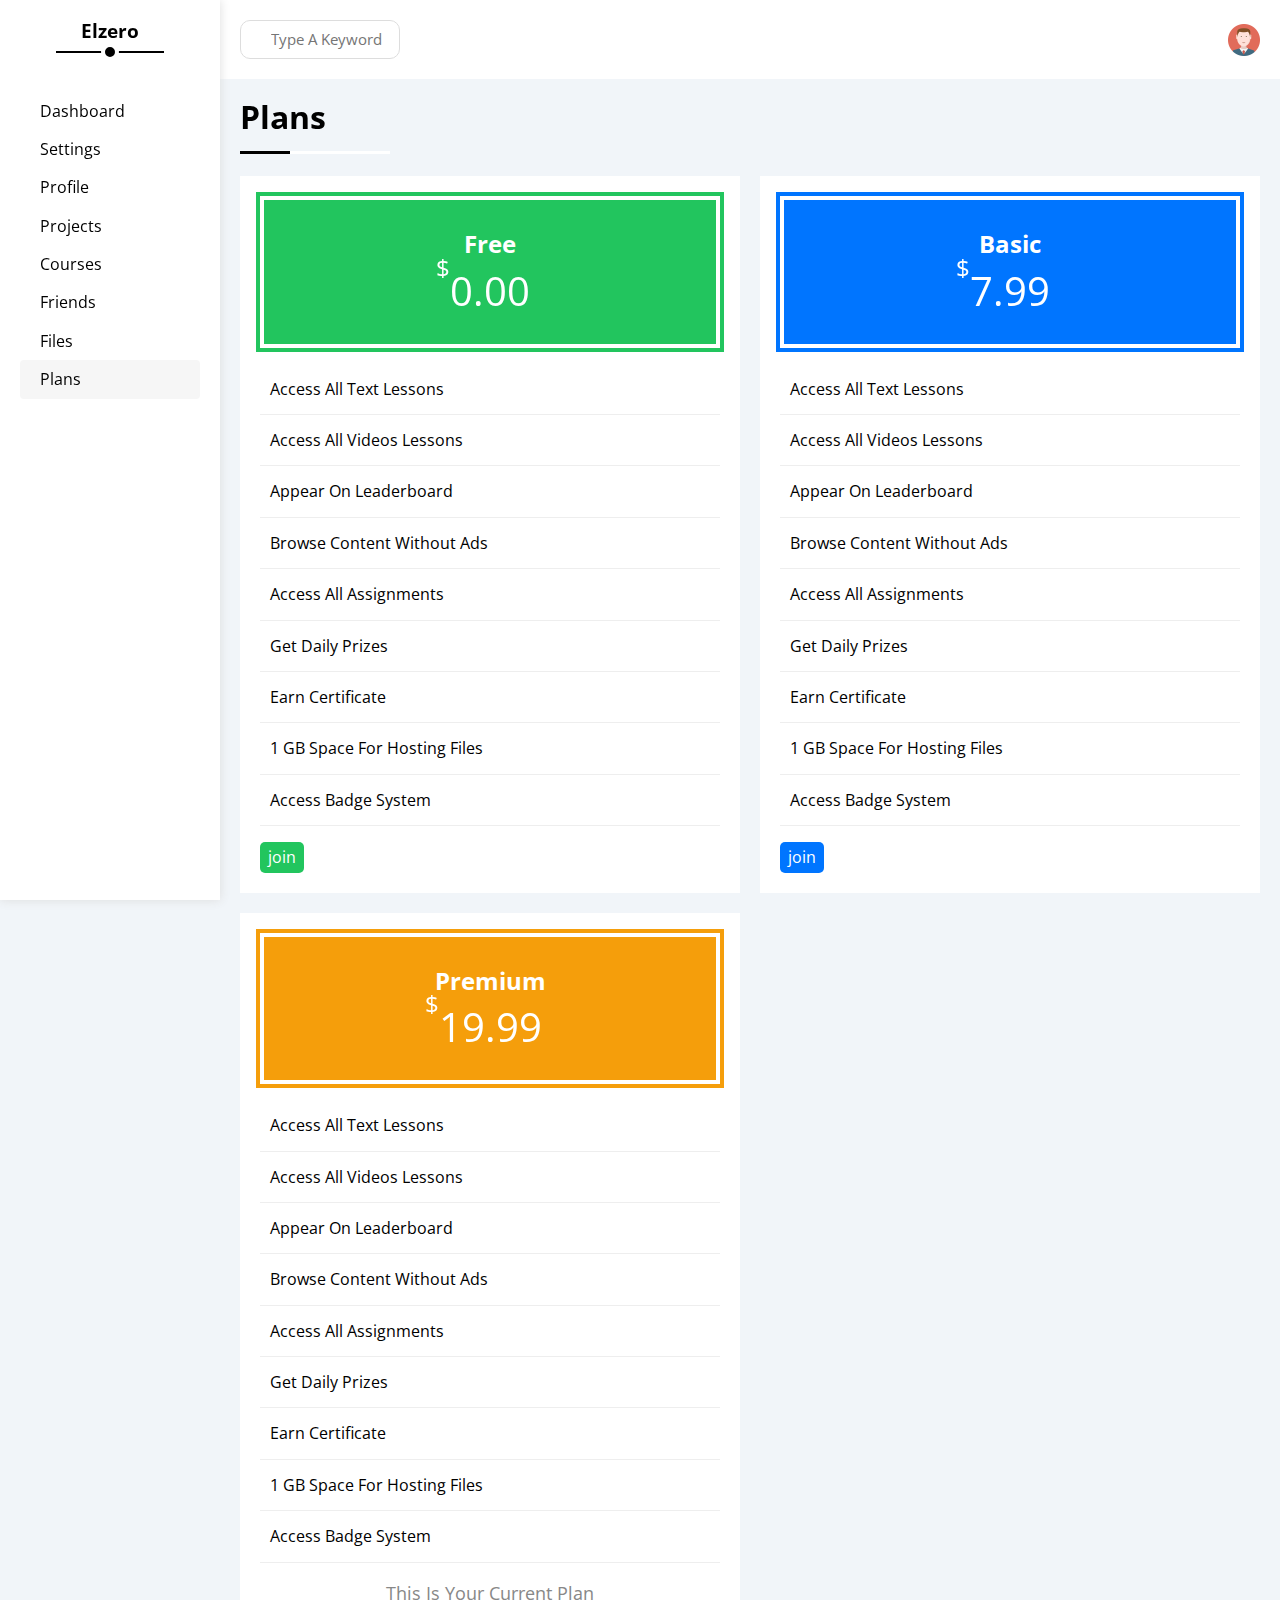
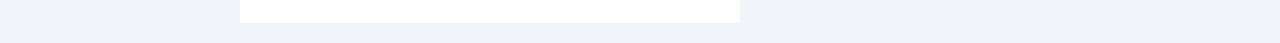
<file: html/plans.html>
<!DOCTYPE html>
<html lang="en">
  <head>
    <meta charset="UTF-8" />
    <meta name="viewport" content="width=device-width, initial-scale=1.0" />
    <link rel="stylesheet" href="../css/main.css" />
    <link rel="stylesheet" href="../css/plans.css">
    <!-- open sans font -->
    <link rel="preconnect" href="https://fonts.googleapis.com" />
    <link rel="preconnect" href="https://fonts.gstatic.com" crossorigin />
    <link
      href="https://fonts.googleapis.com/css2?family=Open+Sans:wght@300;500&display=swap"
      rel="stylesheet"
    />
    <!--Font Awsome  -->
    <link
      rel="stylesheet"
      href="https://cdnjs.cloudflare.com/ajax/libs/font-awesome/6.5.1/css/all.min.css"
      integrity="sha512-DTOQO9RWCH3ppGqcWaEA1BIZOC6xxalwEsw9c2QQeAIftl+Vegovlnee1c9QX4TctnWMn13TZye+giMm8e2LwA=="
      crossorigin="anonymous"
      referrerpolicy="no-referrer"
    />
    <title>Plans</title>
  </head>
  <body>
    <div class="page-container d-flex">
      <aside class="p-20">
        <header>
          <h3>Elzero</h3>
        </header>
        <nav role="navigation">
          <ul>
            <li>
              <a  href="index.html">
                <i class="fa-solid fa-chart-gantt fa-fw"></i>
                <span>Dashboard</span>
              </a>
            </li>

            <li>
              <a href="./settings.html">
                <i class="fa-solid fa-cog fa-fw"></i>
                <span>Settings</span>
              </a>
            </li>

            <li>
              <a href="profile.html">
                <i class="fa-regular fa-user fa-fw"></i>
                <span>Profile</span>
              </a>
            </li>

            <li>
              <a href="projects.html">
                <i class="fa-solid fa-diagram-project fa-fw"></i>
                <span>Projects</span>
              </a>
            </li>

            <li>
              <a href="courses.html">
                <i class="fa-solid fa-graduation-cap fa-fw"></i>
                <span>Courses</span>
              </a>
            </li>

            <li>
              <a href="friends.html">
                <i class="fa-solid fa-user-group fa-fw"></i>
                <span>Friends</span>
              </a>
            </li>

            <li>
              <a href="files.html">
                <i class="fa-regular fa-file fa-fw"></i>
                <span>Files</span>
              </a>
            </li>

            <li>
              <a class="active" href="plans.html">
                <i class="fa-regular fa-credit-card fa-fw"></i>
                <span>Plans</span>
              </a>
            </li>
          </ul>
        </nav>
      </aside>
      <div class="content">
        <div class="header flex-align-center p-20">
          <div class="input-field">
            <input class= "border-radius-10" type="text" placeholder="type a keyword">
          </div>
          <div class="info flex-align-center">
            <i class="fa-sharp fa-regular fa-bell"></i>
            <img src="../images/avatar.png" alt="user">
          </div>
        </div>
        <div class="main-content">
          <h1>Plans</h1>


          <div class="main-grid">
            <div class="plan">
              <div>
                <h2>Free</h2>
                <span>0.00</span>
              </div>
              <div>
                <div>
                  <i class="fa-regular fa-check"></i>
                  <p>Access All Text Lessons
                  </p>
                  <i class="fa-regular fa-circle-info"></i>
                </div>
                <div>
                  <i class="fa-regular fa-check"></i>
                  <p>Access All Videos Lessons
                  </p>
                  <i class="fa-regular fa-circle-info"></i>
                </div>
                <div>
                  <i class="fa-regular fa-check"></i>
                  <p>Appear On Leaderboard
                  </p>
                  <i class="fa-regular fa-circle-info"></i>
                </div>
                <div>
                  <i class="fa-regular fa-x"></i>
                  <p>Browse Content Without Ads
                  </p>
                  <i class="fa-regular fa-circle-info"></i>
                </div>
                <div>
                  <i class="fa-regular fa-x"></i>
                  <p>Access All Assignments
                  </p>
                  <i class="fa-regular fa-circle-info"></i>
                </div>
                <div>
                  <i class="fa-regular fa-x"></i>
                  <p>Get Daily Prizes
                  </p>
                  <i class="fa-regular fa-circle-info"></i>
                </div>
                <div>
                  <i class="fa-regular fa-x"></i>
                  <p>Earn Certificate
                  </p>
                  <i class="fa-regular fa-circle-info"></i>
                </div>
                <div>
                  <i class="fa-regular fa-x"></i>
                  <p>1 GB Space For Hosting Files
                  </p>
                  <i class="fa-regular fa-circle-info"></i>
                </div>
                <div>
                  <i class="fa-regular fa-x"></i>
                  <p>Access Badge System
                  </p>
                  <i class="fa-regular fa-circle-info"></i>
                </div>
              </div>
              <a href="#">join</a>
            </div>
            
            <div class="plan">
              <div>
                <h2>basic</h2>
                <span>7.99</span>
              </div>
              <div>
                <div>
                  <i class="fa-regular fa-check"></i>
                  <p>Access All Text Lessons
                  </p>
                  <i class="fa-regular fa-circle-info"></i>
                </div>
                <div>
                  <i class="fa-regular fa-check"></i>
                  <p>Access All Videos Lessons
                  </p>
                  <i class="fa-regular fa-circle-info"></i>
                </div>
                <div>
                  <i class="fa-regular fa-check"></i>
                  <p>Appear On Leaderboard
                  </p>
                  <i class="fa-regular fa-circle-info"></i>
                </div>
                <div>
                  <i class="fa-regular fa-check"></i>
                  <p>Browse Content Without Ads
                  </p>
                  <i class="fa-regular fa-circle-info"></i>
                </div>
                <div>
                  <i class="fa-regular fa-check"></i>
                  <p>Access All Assignments
                  </p>
                  <i class="fa-regular fa-circle-info"></i>
                </div>
                <div>
                  <i class="fa-regular fa-check"></i>
                  <p>Get Daily Prizes
                  </p>
                  <i class="fa-regular fa-circle-info"></i>
                </div>
                <div>
                  <i class="fa-regular fa-check"></i>
                  <p>Earn Certificate
                  </p>
                  <i class="fa-regular fa-circle-info"></i>
                </div>
                <div>
                  <i class="fa-regular fa-x"></i>
                  <p>1 GB Space For Hosting Files
                  </p>
                  <i class="fa-regular fa-circle-info"></i>
                </div>
                <div>
                  <i class="fa-regular fa-x"></i>
                  <p>Access Badge System
                  </p>
                  <i class="fa-regular fa-circle-info"></i>
                </div>
              </div>
              <a href="#">join</a>
            </div>

            <div class="plan">
              <div>
                <h2>premium</h2>
                <span>19.99</span>
              </div>
              <div>
                <div>
                  <i class="fa-regular fa-check"></i>
                  <p>Access All Text Lessons
                  </p>
                  <i class="fa-regular fa-circle-info"></i>
                </div>
                <div>
                  <i class="fa-regular fa-check"></i>
                  <p>Access All Videos Lessons
                  </p>
                  <i class="fa-regular fa-circle-info"></i>
                </div>
                <div>
                  <i class="fa-regular fa-check"></i>
                  <p>Appear On Leaderboard
                  </p>
                  <i class="fa-regular fa-circle-info"></i>
                </div>
                <div>
                  <i class="fa-regular fa-check"></i>
                  <p>Browse Content Without Ads
                  </p>
                  <i class="fa-regular fa-circle-info"></i>
                </div>
                <div>
                  <i class="fa-regular fa-check"></i>
                  <p>Access All Assignments
                  </p>
                  <i class="fa-regular fa-circle-info"></i>
                </div>
                <div>
                  <i class="fa-regular fa-check"></i>
                  <p>Get Daily Prizes
                  </p>
                  <i class="fa-regular fa-circle-info"></i>
                </div>
                <div>
                  <i class="fa-regular fa-check"></i>
                  <p>Earn Certificate
                  </p>
                  <i class="fa-regular fa-circle-info"></i>
                </div>
                <div>
                  <i class="fa-regular fa-check"></i>
                  <p>1 GB Space For Hosting Files
                  </p>
                  <i class="fa-regular fa-circle-info"></i>
                </div>
                <div>
                  <i class="fa-regular fa-check"></i>
                  <p>Access Badge System
                  </p>
                  <i class="fa-regular fa-circle-info"></i>
                </div>
              </div>
              <p>This Is Your Current Plan</p>
            </div>
            
            

          </div>
        </div>


      </div>
    </div>
  </body>
</html>
</file>
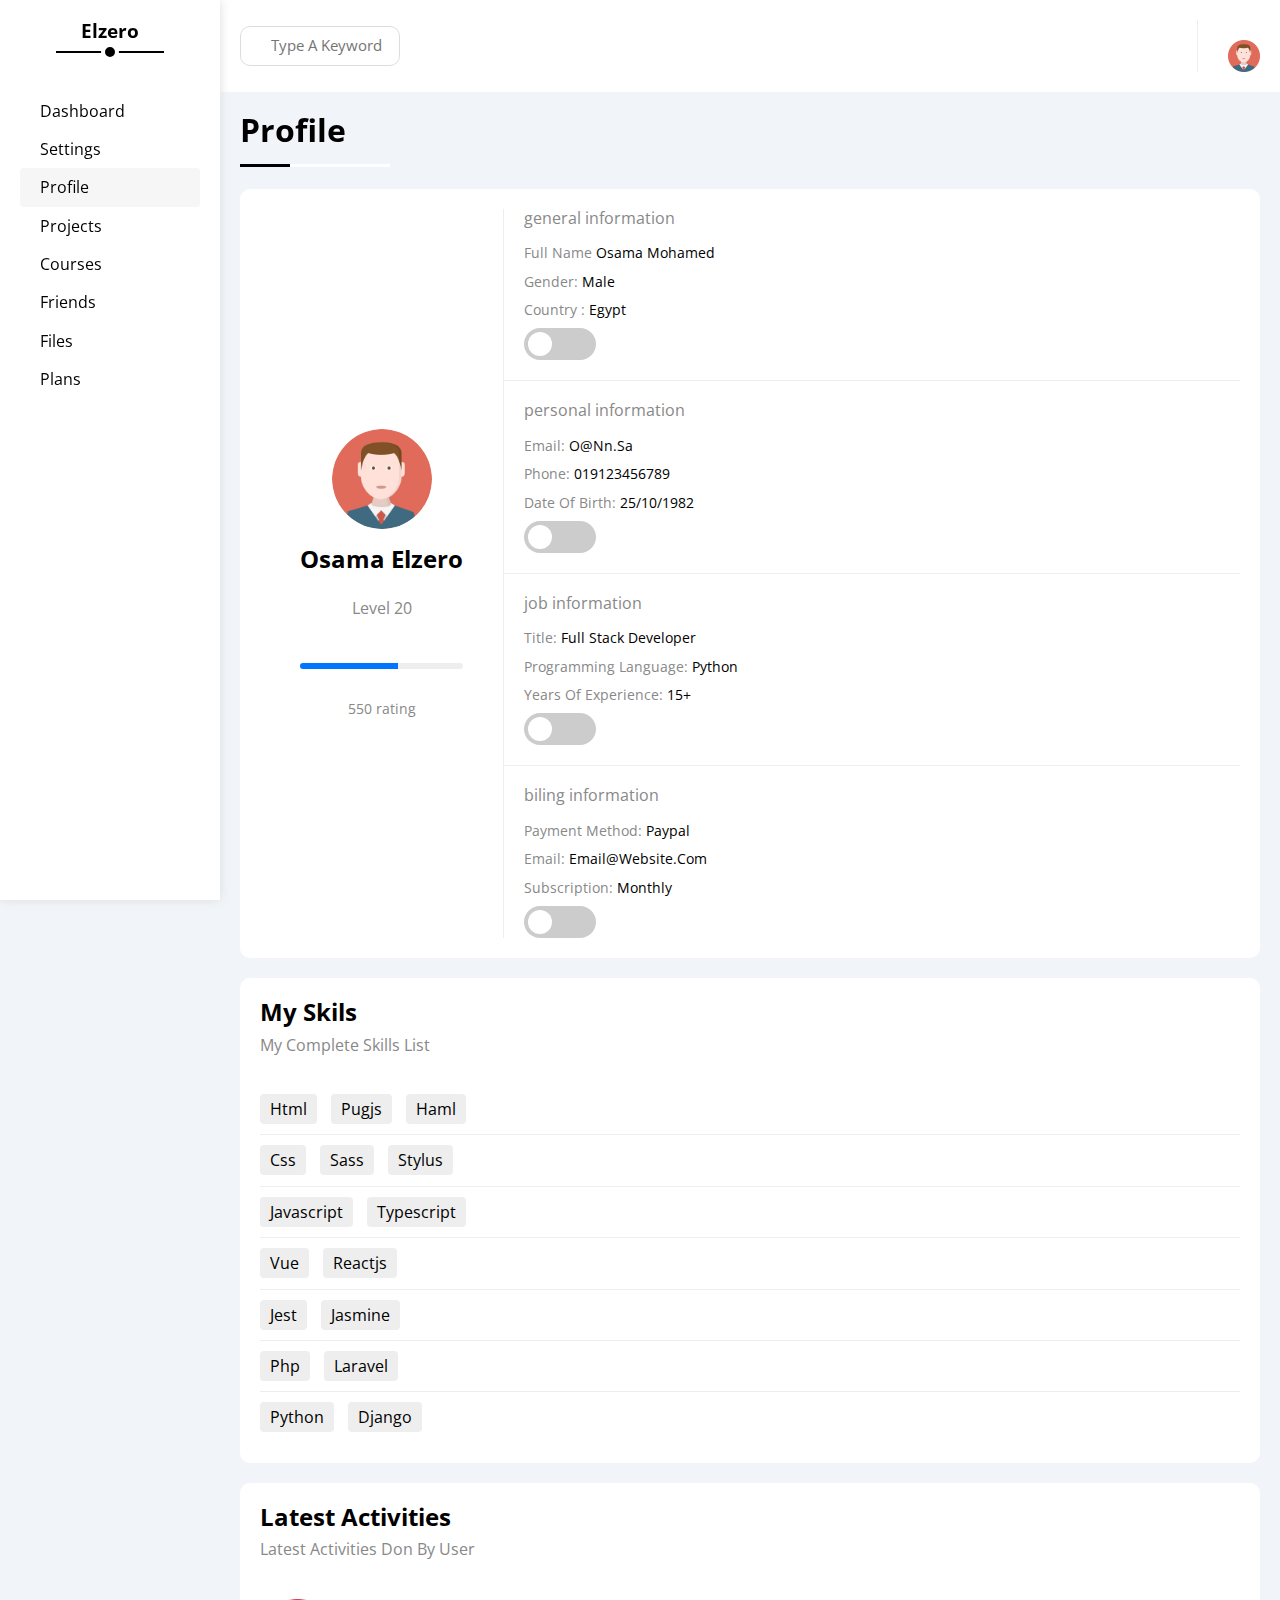
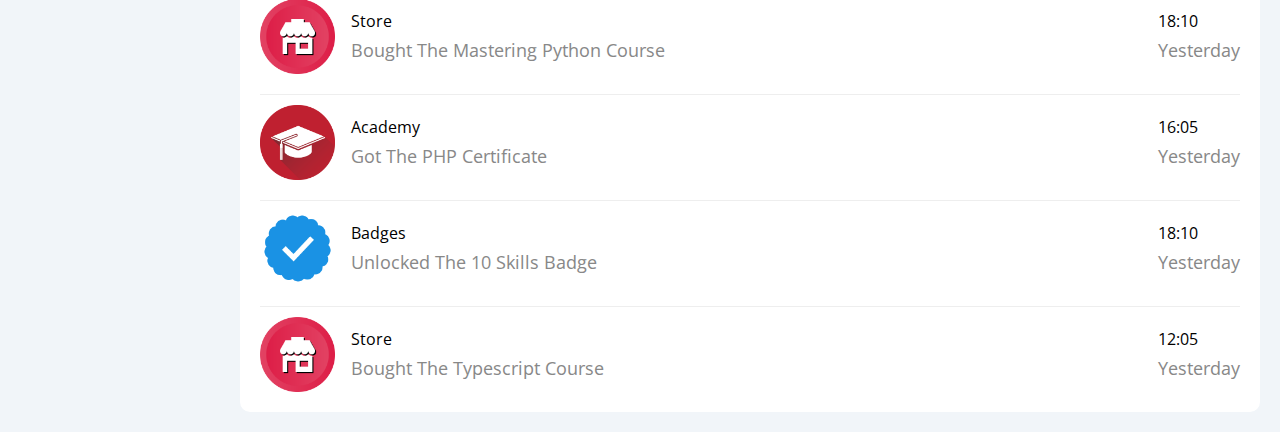
<file: html/profile.html>
<!DOCTYPE html>
<html lang="en">

<head>
  <meta charset="UTF-8" />
  <meta name="viewport" content="width=device-width, initial-scale=1.0" />
  <link rel="stylesheet" href="../css/main.css" />
  <link rel="stylesheet" href="../css/profile.css">
  <!-- open sans font -->
  <link rel="preconnect" href="https://fonts.googleapis.com" />
  <link rel="preconnect" href="https://fonts.gstatic.com" crossorigin />
  <link href="https://fonts.googleapis.com/css2?family=Open+Sans:wght@300;500&display=swap" rel="stylesheet" />
  <!--Font Awsome  -->
  <link rel="stylesheet" href="https://cdnjs.cloudflare.com/ajax/libs/font-awesome/6.5.1/css/all.min.css"
    integrity="sha512-DTOQO9RWCH3ppGqcWaEA1BIZOC6xxalwEsw9c2QQeAIftl+Vegovlnee1c9QX4TctnWMn13TZye+giMm8e2LwA=="
    crossorigin="anonymous" referrerpolicy="no-referrer" />
  <title>Profile</title>
</head>

<body>
  <div class="page-container d-flex">
    <aside class="p-20">
      <header>
        <h3>Elzero</h3>
      </header>
      <nav role="navigation">
        <ul>
          <li>
            <a href="index.html">
              <i class="fa-solid fa-chart-gantt fa-fw"></i>
              <span>Dashboard</span>
            </a>
          </li>

          <li>
            <a href="./settings.html">
              <i class="fa-solid fa-cog fa-fw"></i>
              <span>Settings</span>
            </a>
          </li>

          <li>
            <a class="active" href="profile.html">
              <i class="fa-regular fa-user fa-fw"></i>
              <span>Profile</span>
            </a>
          </li>

          <li>
            <a href="projects.html">
              <i class="fa-solid fa-diagram-project fa-fw"></i>
              <span>Projects</span>
            </a>
          </li>

          <li>
            <a href="courses.html">
              <i class="fa-solid fa-graduation-cap fa-fw"></i>
              <span>Courses</span>
            </a>
          </li>

          <li>
            <a href="friends.html">
              <i class="fa-solid fa-user-group fa-fw"></i>
              <span>Friends</span>
            </a>
          </li>

          <li>
            <a href="files.html">
              <i class="fa-regular fa-file fa-fw"></i>
              <span>Files</span>
            </a>
          </li>

          <li>
            <a href="plans.html">
              <i class="fa-regular fa-credit-card fa-fw"></i>
              <span>Plans</span>
            </a>
          </li>
        </ul>
      </nav>
    </aside>

    <div class="content">
      <div class="header flex-align-center p-20">
        <div class="input-field">
          <input class="border-radius-10" type="text" placeholder="type a keyword">

        </div>
        <div class="info flex-align-center">
          <i class="fa-sharp fa-regular fa-bell"></i>
          <img src="../images/avatar.png" alt="user">
        </div>
      </div>
      <div class="main-content">
        <h1>Profile</h1>

        <div class="special-grid">
          <div class="border-radius-10">
            <div>
              <img src="../images/avatar.png" alt="user">
              <h2>osama elzero</h2>
              <p>level 20</p>
              <span class="level"></span>
              <span class="rate">
                <i class="fa-solid fa-star"></i>
                <i class="fa-solid fa-star"></i>
                <i class="fa-solid fa-star"></i>
                <i class="fa-solid fa-star"></i>
                <i class="fa-solid fa-star"></i>
              </span>
              <span>550 rating</span>
            </div>

            <div>

              <div class="info">
                <p>general information</p>
                <div>
                  <div><span>full name </span> <span>osama mohamed</span></div>
                  <div><span>gender:</span> <span>male</span></div>
                  <div><span>country :</span> <span>Egypt</span></div>
                  <div>
                    <label for="switch-check3" class="switch">
                      <input type="checkbox" id="switch-check3">
                      <div></div>
                    </label>
                  </div>
                </div>
              </div>

              <div class="info">
                <p>personal information</p>
                <div>
                  <div><span>email:</span> <span>o@nn.sa</span></div>
                  <div><span>phone:</span> <span>019123456789</span></div>
                  <div><span>date of birth:</span> <span>25/10/1982</span></div>
                  <div>
                    <label for="switch-check4" class="switch">
                      <input type="checkbox" id="switch-check4">
                      <div></div>
                    </label>
                  </div>
                </div>
              </div>

              <div class="info">
                <p>job information</p>
                <div>
                  <div><span>title:</span> <span>full stack developer</span></div>
                  <div><span>programming language:</span> <span>python</span></div>
                  <div><span>years of experience:</span> <span>15+</span></div>
                  <div>
                    <label for="switch-check5" class="switch">
                      <input type="checkbox" id="switch-check5">
                      <div></div>
                    </label>
                  </div>
                </div>
              </div>

              <div class="info">
                <p>biling information</p>
                <div>
                  <div><span>payment method:</span> <span>paypal</span></div>
                  <div><span>Email:</span> <span> email@website.com</span></div>
                  <div><span>subscription:</span> <span>monthly</span></div>
                  <div>
                    <label for="switch-check6" class="switch">
                      <input type="checkbox" id="switch-check6">
                      <div></div>
                    </label>
                  </div>
                </div>
              </div>

            </div>
          </div>

          <div class="border-radius-10">
            <h2>my skils</h2>
            <p>my complete skills list</p>
            <div>
              <div>
                <span class="skill">html</span>
                <span class="skill">pugjs</span>
                <span class="skill">haml</span>
              </div>
              <div>
                <span class="skill">css</span>
                <span class="skill">sass</span>
                <span class="skill">stylus</span>
              </div>
              <div>
                <span class="skill">javascript</span>
                <span class="skill">typescript</span>
              </div>
              <div>
                <span class="skill">vue</span>
                <span class="skill">reactjs</span>
              </div>
              <div>
                <span class="skill">jest</span>
                <span class="skill">jasmine</span>
              </div>
              <div>
                <span class="skill">php</span>
                <span class="skill">laravel</span>
              </div>
              <div>
                <span class="skill">python</span>
                <span class="skill">django</span>
              </div>
            </div>
          </div>

          <div class="border-radius-10">
            <h2>latest activities</h2>
            <p>latest activities don by user</p>
            <div>
              <div>
                <img src="../images/activity-01.png" alt="store">
                <div>
                  <span>store</span>
                  <span>Bought The Mastering Python Course</span>
                </div>
                <div>
                  <span>18:10</span>
                  <span>Yesterday</span>
                </div>
              </div>

              <div>
                <img src="../images/activity-02.png" alt="Academy">
                <div>
                  <span>Academy</span>
                  <span>Got The PHP Certificate
                  </span>
                </div>
                <div>
                  <span>16:05
                  </span>
                  <span>Yesterday</span>
                </div>
              </div>

              <div>
                <img src="../images/activity-03.png" alt="Badges">
                <div>
                  <span>Badges
                  </span>
                  <span>Unlocked The 10 Skills Badge
                  </span>
                </div>
                <div>
                  <span>18:10</span>
                  <span>Yesterday</span>
                </div>
              </div>

              <div>
                <img src="../images/activity-01.png" alt="store">
                <div>
                  <span>Store</span>
                  <span>Bought The Typescript Course
                  </span>
                </div>
                <div>
                  <span>12:05
                  </span>
                  <span>Yesterday</span>
                </div>
              </div>
            </div>
          </div>
        </div>



      </div>
    </div>
  </div>
</body>

</html>
</file>
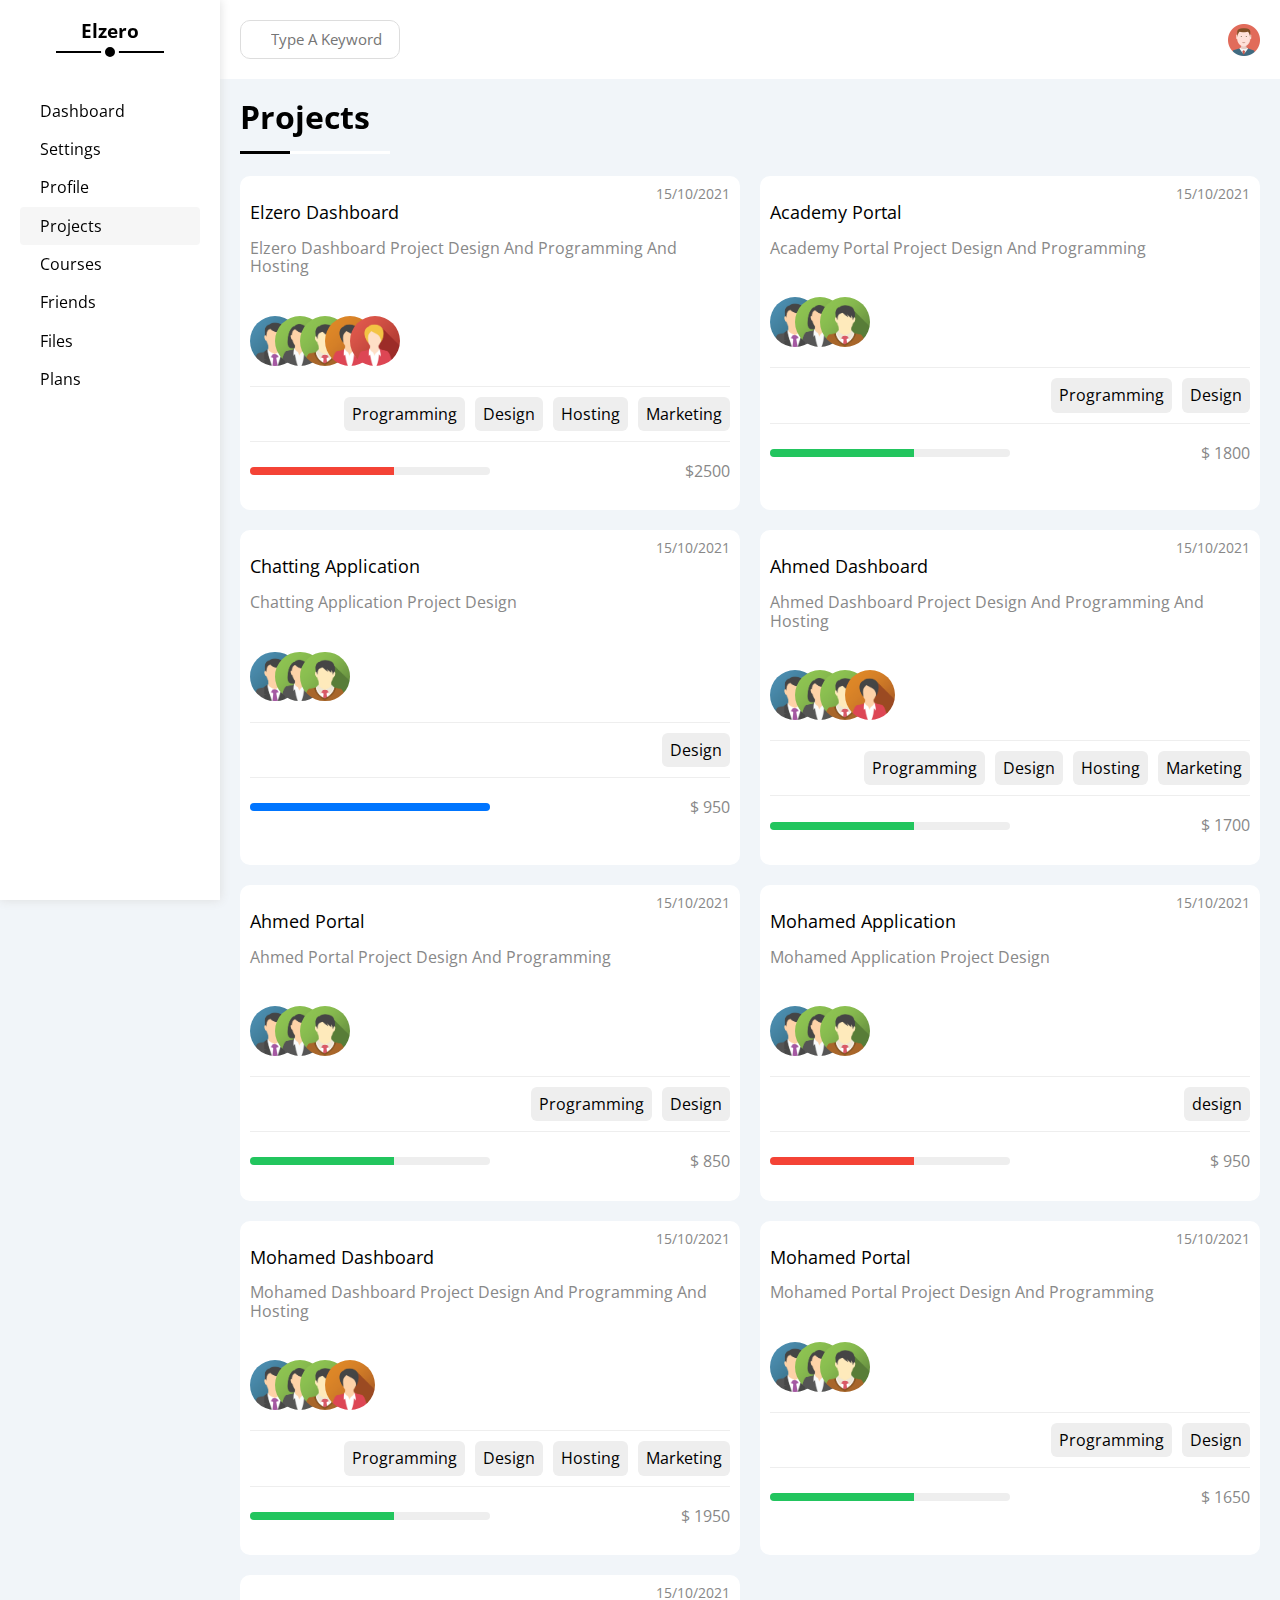
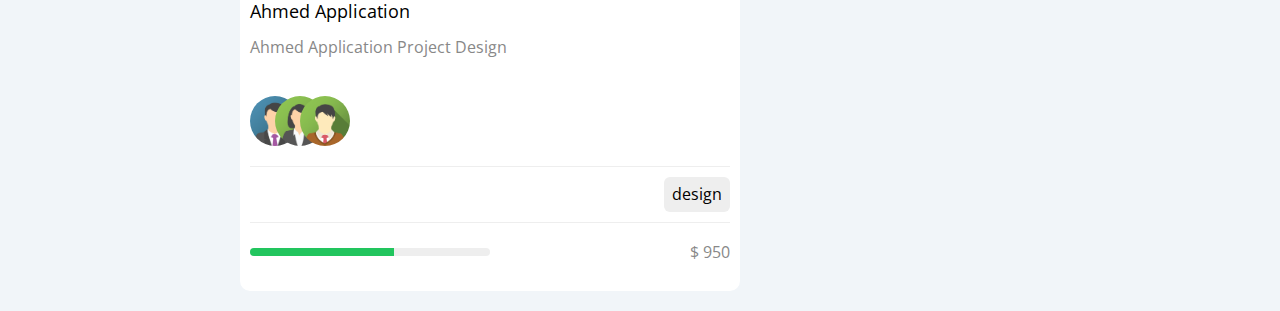
<file: html/projects.html>
<!DOCTYPE html>
<html lang="en">

<head>
  <meta charset="UTF-8" />
  <meta name="viewport" content="width=device-width, initial-scale=1.0" />
  <link rel="stylesheet" href="../css/main.css" />
  <link rel="stylesheet" href="../css/projects.css">
  <!-- open sans font -->
  <link rel="preconnect" href="https://fonts.googleapis.com" />
  <link rel="preconnect" href="https://fonts.gstatic.com" crossorigin />
  <link href="https://fonts.googleapis.com/css2?family=Open+Sans:wght@300;500&display=swap" rel="stylesheet" />
  <!--Font Awsome  -->
  <link rel="stylesheet" href="https://cdnjs.cloudflare.com/ajax/libs/font-awesome/6.5.1/css/all.min.css"
    integrity="sha512-DTOQO9RWCH3ppGqcWaEA1BIZOC6xxalwEsw9c2QQeAIftl+Vegovlnee1c9QX4TctnWMn13TZye+giMm8e2LwA=="
    crossorigin="anonymous" referrerpolicy="no-referrer" />
  <title>Projects</title>
</head>

<body>
  <div class="page-container d-flex">
    <aside class="p-20">
      <header>
        <h3>Elzero</h3>
      </header>
      <nav role="navigation">
        <ul>
          <li>
            <a href="index.html">
              <i class="fa-solid fa-chart-gantt fa-fw"></i>
              <span>Dashboard</span>
            </a>
          </li>

          <li>
            <a href="./settings.html">
              <i class="fa-solid fa-cog fa-fw"></i>
              <span>Settings</span>
            </a>
          </li>

          <li>
            <a href="profile.html">
              <i class="fa-regular fa-user fa-fw"></i>
              <span>Profile</span>
            </a>
          </li>

          <li>
            <a class="active" href="projects.html">
              <i class="fa-solid fa-diagram-project fa-fw"></i>
              <span>Projects</span>
            </a>
          </li>

          <li>
            <a href="courses.html">
              <i class="fa-solid fa-graduation-cap fa-fw"></i>
              <span>Courses</span>
            </a>
          </li>

          <li>
            <a href="friends.html">
              <i class="fa-solid fa-user-group fa-fw"></i>
              <span>Friends</span>
            </a>
          </li>

          <li>
            <a href="files.html">
              <i class="fa-regular fa-file fa-fw"></i>
              <span>Files</span>
            </a>
          </li>

          <li>
            <a href="plans.html">
              <i class="fa-regular fa-credit-card fa-fw"></i>
              <span>Plans</span>
            </a>
          </li>
        </ul>
      </nav>
    </aside>
    <div class="content">
      <div class="header flex-align-center p-20">
        <div class="input-field">
          <input class="border-radius-10" type="text" placeholder="type a keyword">

        </div>
        <div class="info flex-align-center">
          <i class="fa-sharp fa-regular fa-bell"></i>
          <img src="../images/avatar.png" alt="user">
        </div>
      </div>
      <div class="main-content">
        <h1>Projects</h1>

        <div class="main-grid">
          <div class="box border-radius-10">
            <span class="date">15/10/2021</span>
            <h3>Elzero Dashboard</h3>
            <p>Elzero Dashboard Project Design And Programming And Hosting
            </p>
            <div class="imgs-holder">
              <img src="../images/team-01.png" alt="team member">
              <img src="../images/team-02.png" alt="team member">
              <img src="../images/team-03.png" alt="team member">
              <img src="../images/team-04.png" alt="team member">
              <img src="../images/team-05.png" alt="team member">
            </div>
            <div class="spans-holder">
              <span>Programming</span>
              <span>Design</span>
              <span>Hosting</span>
              <span>Marketing</span>
            </div>
            <div class="rate">
              <span></span>
              <span>$2500</span>
            </div>
          </div>

          <div class="box border-radius-10">
            <span class="date">15/10/2021</span>

            <h3>Academy Portal
            </h3>
            <p>Academy Portal Project Design And Programming
            </p>
            <div class="imgs-holder">
              <img src="../images/team-01.png" alt="team member">
              <img src="../images/team-02.png" alt="team member">
              <img src="../images/team-03.png" alt="team member">
            </div>
            <div class="spans-holder">
              <span>Programming</span>
              <span>Design</span>
            </div>
            <div class="rate">
              <span></span>
              <span>$ 1800</span>
            </div>
          </div>

          <div class="box border-radius-10">
            <span class="date">15/10/2021</span>
            <h3>Chatting Application
            </h3>
            <p>Chatting Application Project Design
            </p>
            <div class="imgs-holder">
              <img src="../images/team-01.png" alt="team member">
              <img src="../images/team-02.png" alt="team member">
              <img src="../images/team-03.png" alt="team member">
            </div>
            <div class="spans-holder">
              <span>Design</span>
            </div>
            <div class="rate">
              <span></span>
              <span>$ 950</span>
            </div>
          </div>

          <div class="box border-radius-10">
            <span class="date">15/10/2021</span>
            <h3>Ahmed Dashboard
            </h3>
            <p>Ahmed Dashboard Project Design And Programming And Hosting
            </p>
            <div class="imgs-holder">
              <img src="../images/team-01.png" alt="team member">
              <img src="../images/team-02.png" alt="team member">
              <img src="../images/team-03.png" alt="team member">
              <img src="../images/team-04.png" alt="team member">
            </div>
            <div class="spans-holder">
              <span>Programming</span>
              <span>Design</span>
              <span>Hosting</span>
              <span>Marketing</span>
            </div>
            <div class="rate">
              <span></span>
              <span>$ 1700</span>
            </div>
          </div>

          <div class="box border-radius-10">
            <span class="date">15/10/2021</span>

            <h3>Ahmed Portal</h3>
            <p>Ahmed Portal Project Design And Programming
            </p>
            <div class="imgs-holder">
              <img src="../images/team-01.png" alt="team member">
              <img src="../images/team-02.png" alt="team member">
              <img src="../images/team-03.png" alt="team member">
            </div>
            <div class="spans-holder">
              <span>Programming</span>
              <span>Design</span>
            </div>
            <div class="rate">
              <span></span>
              <span>$ 850</span>
            </div>
          </div>

          <div class="box border-radius-10">
            <span class="date">15/10/2021</span>

            <h3>Mohamed Application</h3>
            <p>Mohamed Application Project Design

            </p>
            <div class="imgs-holder">
              <img src="../images/team-01.png" alt="team member">
              <img src="../images/team-02.png" alt="team member">
              <img src="../images/team-03.png" alt="team member">
            </div>
            <div class="spans-holder">
              <span>design</span>
            </div>
            <div class="rate">
              <span></span>
              <span>$ 950</span>
            </div>
          </div>

          <div class="box border-radius-10">
            <span class="date">15/10/2021</span>

            <h3>Mohamed Dashboard
            </h3>
            <p>Mohamed Dashboard Project Design And Programming And Hosting

            </p>
            <div class="imgs-holder">
              <img src="../images/team-01.png" alt="team member">
              <img src="../images/team-02.png" alt="team member">
              <img src="../images/team-03.png" alt="team member">
              <img src="../images/team-04.png" alt="team member">
            </div>
            <div class="spans-holder">
              <span>Programming</span>
              <span>Design</span>
              <span>Hosting</span>
              <span>Marketing</span>
            </div>
            <div class="rate">
              <span></span>
              <span>$ 1950</span>
            </div>
          </div>

          <div class="box border-radius-10">
            <span class="date">15/10/2021</span>

            <h3>Mohamed Portal
            </h3>
            <p>Mohamed Portal Project Design And Programming

            </p>
            <div class="imgs-holder">
              <img src="../images/team-01.png" alt="team member">
              <img src="../images/team-02.png" alt="team member">
              <img src="../images/team-03.png" alt="team member">
            </div>
            <div class="spans-holder">
              <span>Programming</span>
              <span>Design</span>
            </div>
            <div class="rate">
              <span></span>
              <span>$ 1650</span>
            </div>
          </div>

          <div class="box border-radius-10">
            <span class="date">15/10/2021</span>
            <h3>Ahmed Application
            </h3>
            <p>Ahmed Application Project Design
            </p>
            <div class="imgs-holder">
              <img src="../images/team-01.png" alt="team member">
              <img src="../images/team-02.png" alt="team member">
              <img src="../images/team-03.png" alt="team member">
            </div>
            <div class="spans-holder">
              <span>design</span>
            </div>
            <div class="rate">
              <span></span>
              <span>$ 950</span>
            </div>
          </div>
        </div>

      </div>


    </div>
  </div>
</body>

</html>
</file>
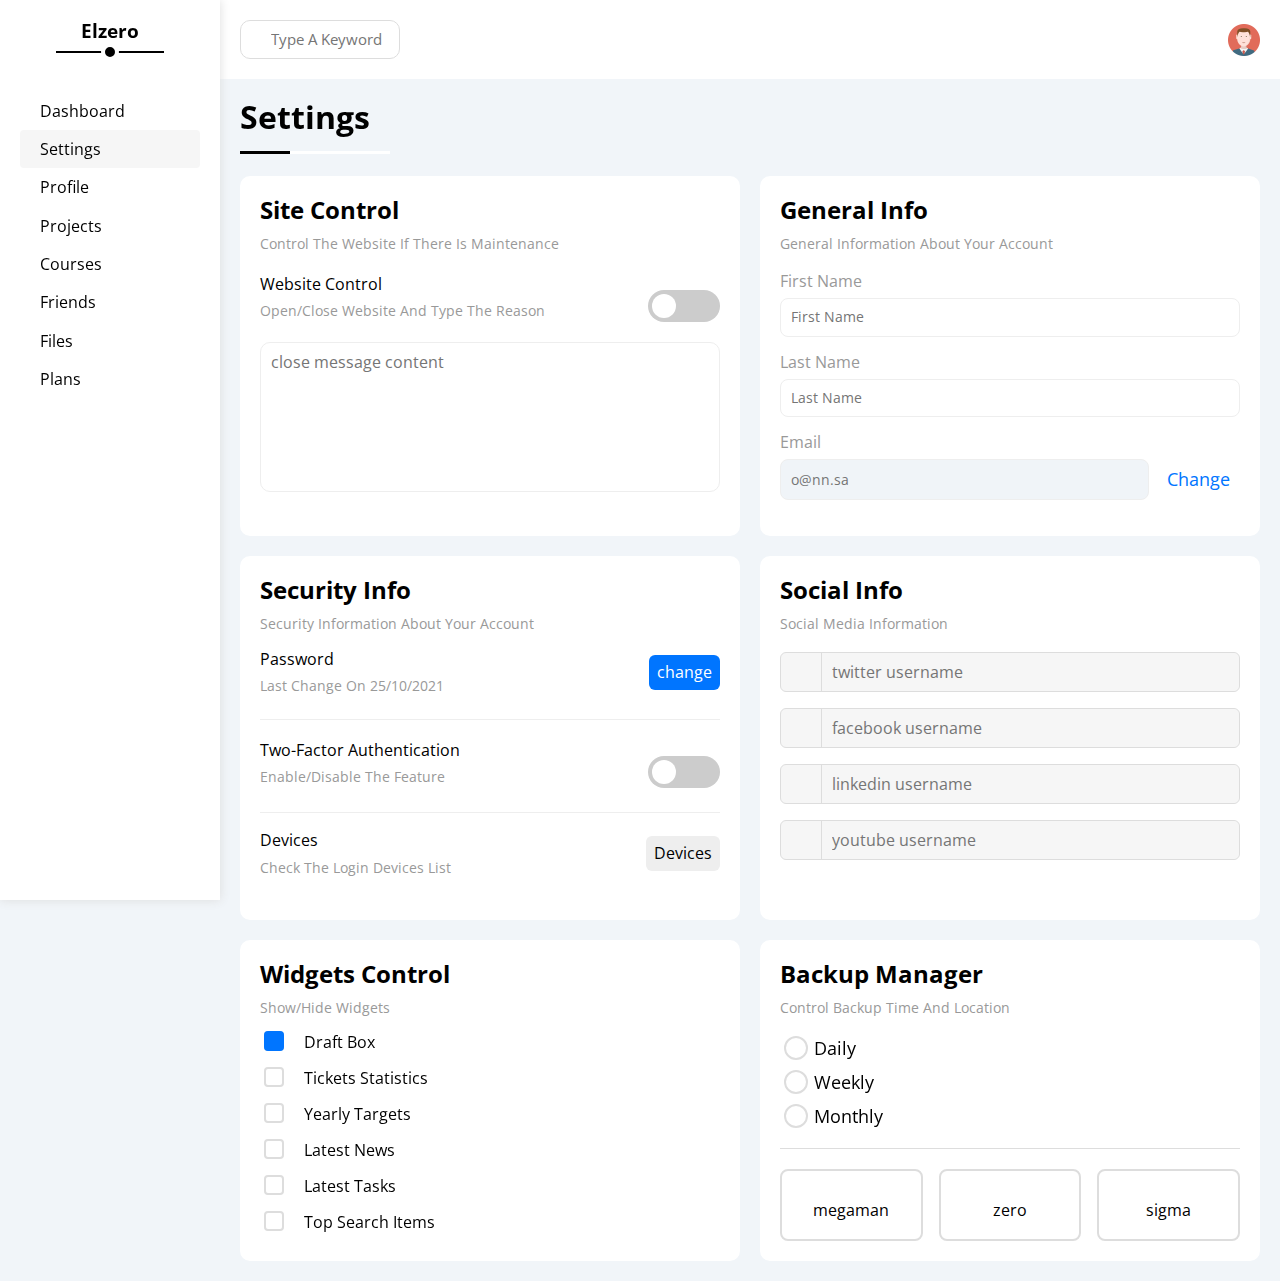
<file: html/settings.html>
<!DOCTYPE html>
<html lang="en">

<head>
  <meta charset="UTF-8" />
  <meta name="viewport" content="width=device-width, initial-scale=1.0" />
  <link rel="stylesheet" href="../css/main.css" />
  <link rel="stylesheet" href="../css/settings.css">
  <link rel="preconnect" href="https://fonts.googleapis.com" />
  <link rel="preconnect" href="https://fonts.gstatic.com" crossorigin />
  <link href="https://fonts.googleapis.com/css2?family=Open+Sans:wght@300;500&display=swap" rel="stylesheet" />
  <link rel="stylesheet" href="https://cdnjs.cloudflare.com/ajax/libs/font-awesome/6.5.1/css/all.min.css"
    integrity="sha512-DTOQO9RWCH3ppGqcWaEA1BIZOC6xxalwEsw9c2QQeAIftl+Vegovlnee1c9QX4TctnWMn13TZye+giMm8e2LwA=="
    crossorigin="anonymous" referrerpolicy="no-referrer" />
  <title>Settings</title>
</head>

<body>
  <div class="page-container d-flex">
    <aside class="p-20">
      <header>
        <h3>Elzero</h3>
      </header>
      <nav role="navigation">
        <ul>
          <li>
            <a href="./index.html">
              <i class="fa-solid fa-chart-gantt fa-fw"></i>
              <span>Dashboard</span>
            </a>
          </li>

          <li>
            <a class="active" href="settings.html">
              <i class="fa-solid fa-cog fa-fw"></i>
              <span>Settings</span>
            </a>
          </li>

          <li>
            <a href="profile.html">
              <i class="fa-regular fa-user fa-fw"></i>
              <span>Profile</span>
            </a>
          </li>

          <li>
            <a href="projects.html">
              <i class="fa-solid fa-diagram-project fa-fw"></i>
              <span>Projects</span>
            </a>
          </li>

          <li>
            <a href="courses.html">
              <i class="fa-solid fa-graduation-cap fa-fw"></i>
              <span>Courses</span>
            </a>
          </li>

          <li>
            <a href="friends.html">
              <i class="fa-solid fa-user-group fa-fw"></i>
              <span>Friends</span>
            </a>
          </li>

          <li>
            <a href="files.html">
              <i class="fa-regular fa-file fa-fw"></i>
              <span>Files</span>
            </a>
          </li>

          <li>
            <a href="plans.html">
              <i class="fa-regular fa-credit-card fa-fw"></i>
              <span>Plans</span>
            </a>
          </li>
        </ul>
      </nav>
    </aside>
    <div class="content">
      <div class="header flex-align-center p-20">
        <div class="input-field">
          <input class="border-radius-10" type="text" placeholder="type a keyword">
        </div>
        <div class="info flex-align-center">
          <i class="fa-sharp fa-regular fa-bell"></i>
          <img src="../images/avatar.png" alt="user">
        </div>
      </div>
      <div class="main-content">
        <h1>Settings</h1>

        <div class="main-grid">
          <div class="box border-radius-10">
            <h2>Site Control
            </h2>
            <span>Control The Website If There Is Maintenance
            </span>
            <div>
              <div>
                <p>Website Control
                </p>
                <span>Open/Close Website And Type The Reason
                </span>
              </div>
              <div>
                <label for="switch-check1" class="switch">
                  <input  type="checkbox"  id="switch-check1">
                  <div></div>
                </label>
              </div>
            </div>
            <textarea class="border-radius-10" name="message" id="message"
              placeholder="close message content"></textarea>
          </div>
          <div class="box border-radius-10">
            <h2>General Info
            </h2>
            <span>General Information About Your Account
            </span>
            <div>
              <div>
                <label for="first-name">First Name</label>
                <input type="text" id="first-name" placeholder="First Name">
                <label for="last-name">Last Name</label>
                <input type="text" id="last-name" placeholder="Last Name">
              </div>
              <div>
                <label for="email">Email</label>
                <div>
                  <input type="email" disabled placeholder="o@nn.sa" id="email">
                  <input type="submit" value="Change">
                </div>
              </div>
            </div>
          </div>
          <div class="box border-radius-10">
            <h2>Security Info</h2>
            <span>Security Information About Your Account</span>
            <div>
              <div>
                <p>Password</p>
                <span>Last Change On 25/10/2021 </span>
              </div>
              <a href="#">change</a>
            </div>
            <div>
              <div>
                <p>Two-Factor Authentication
                </p>
                <span>Enable/Disable The Feature </span>
              </div>
              <div>
                <label for="switch-check2" class="switch">
                  <input  type="checkbox"  id="switch-check2">
                  <div></div>
                </label>
              </div>
            </div>
            <div>
              <div>
                <p>Devices
                </p>
                <span>Check The Login Devices List
                </span>
              </div>
              <a href="#">Devices</a>
            </div>

          </div>
          <div class="box border-radius-10">
            <h2>Social Info</h2>
            <span>Social Media Information</span>
            <div>
              <div>
                <i class="fa-brands fa-twitter fa-fw"></i>
                <input type="text" name="twitter" id="twitter" placeholder="twitter username">
              </div>
              <div>
                <i class="fa-brands fa-facebook-f fa-fw"></i>
                <input type="text" name="facebook" id="facebook" placeholder="facebook username">
              </div>
              <div>
                <i class="fa-brands fa-linkedin-in fa-fw"></i>
                <input type="text" name="linkedin" id="linkedin" placeholder="linkedin username">
              </div>
              <div>
                <i class="fa-brands fa-youtube fa-fw"></i>
                <input type="text" name="youtube" id="youtube" placeholder="youtube username">
              </div>
            </div>
          </div>
          <div class="box border-radius-10">
            <h2>
              Widgets Control
            </h2>
            <span>
              Show/Hide Widgets
            </span>
            <div>
              <input type="checkbox" name="darft" id="draft" checked>
              <label for="draft">Draft Box</label>
            </div>
            <div>
              <input type="checkbox" name="ticket" id="ticket">
              <label for="ticket">Tickets Statistics</label>
            </div>
            <div>
              <input type="checkbox" name="target" id="target">
              <label for="target">Yearly Targets</label>
            </div>
            <div>
              <input type="checkbox" name="news" id="news">
              <label for="news">Latest News</label>
            </div>
            <div>
              <input type="checkbox" name="tasks" id="tasks">
              <label for="tasks">Latest Tasks</label>
            </div>
            <div>
              <input type="checkbox" name="search" id="search">
              <label for="search">Top Search Items</label>
            </div>
          </div>
          <div class="box border-radius-10">
            <h2>
              Backup Manager
            </h2>
            <span>
              Control Backup Time And Location
            </span>

            <div>
              <div>
                <input type="radio" name="time" id="daily">
                <label for="daily">Daily</label>
              </div>
              <div>
                <input type="radio" name="time" id="weekly">
                <label for="weekly">weekly</label>
              </div>
              <div>
                <input type="radio" name="time" id="monthly">
                <label for="monthly">monthly</label>
              </div>
            </div>

            <div>
              <input type="radio" name="plan" id="plan1">
              <div class="serve">
                <label for="plan1">
                  <i class="fa-solid fa-server"></i>megaman
                </label>
              </div>

              <input type="radio" name="plan" id="plan2" >
              <div class="serve">
                <label for="plan2">
                  <i class="fa-solid fa-server"></i>zero
                </label>
              </div>

              <input type="radio" name="plan" id="plan3">
              <div class="serve">
                <label for="plan3">
                  <i class="fa-solid fa-server"></i>sigma
                </label>
              </div>
            </div>
          </div>
        </div>
      </div>
    </div>
  </div>
</body>

</html>
</file>
<file: css/dashboard.css>
.main-grid .box {
  background-color: var(--white-color);
  overflow: hidden;
}

.main-grid .box:not(:nth-child(1)) {
  padding: 20px;
}

.box:nth-child(1)>div:nth-child(1) {
  background-color: #eee;
  justify-content: space-between;
}

.box:nth-child(1)>div h2 {
  margin: 0;
}

.box:nth-child(1)>div h2+span, .box h2+p {
  margin: 8px 0 16px;
  color: var(--grey-color);
}

.box:nth-child(1)>div img {
  width: 160px;
  max-width: 100%;
}

.box:nth-child(1)>div:nth-child(2) {
  background-color: var(--white-color);
  padding: 0 20px;
}

.box:nth-child(1)>div:nth-child(2) img {
  width: 64px;
  height: 64px;
  border: 2px solid var(--white-color);
  border-radius: 50%;
  transform: translateY(-50%);
  -webkit-border-radius: 50%;
  -moz-border-radius: 50%;
  -ms-border-radius: 50%;
  -o-border-radius: 50%;
  -webkit-transform: translateY(-50%);
  -moz-transform: translateY(-50%);
  -ms-transform: translateY(-50%);
  -o-transform: translateY(-50%);
}

.box:nth-child(1)>div:nth-child(3) {
  border-top: 1px solid #eee;
  border-bottom: 1px solid #eee;
  justify-content: space-between;
  align-items: center;
  text-align: center;
}

.box:nth-child(1)>div:nth-child(3) {
  font-size: .9rem;
}

.box:nth-child(1)>div:nth-child(3) span {
  color: var(--grey-color);
  font-size: .8rem;
}

.box:nth-child(1)>div:nth-child(4) {
  justify-content: flex-end;
}

.box:nth-child(1)>div:nth-child(4) a, .box:nth-child(2)>div input:last-of-type {
  height: fit-content;
  border: none;
  color: var(--white-color);
  background-color: var(--blue-color);
  padding: 6px;
  border-radius: 8px;
  -webkit-border-radius: 8px;
  -moz-border-radius: 8px;
  -ms-border-radius: 8px;
  -o-border-radius: 8px;
}

.box:nth-child(2)>div *:not(:last-child) {
  display: block;
  width: 100%;
  border: none;
  padding: 10px;
  background-color: #eee;
  margin-bottom: 20px;
  border-radius: 8px;
  -webkit-border-radius: 8px;
  -moz-border-radius: 8px;
  -ms-border-radius: 8px;
  -o-border-radius: 8px;
}

.box:nth-child(2)>div textarea {
  resize: none;
  min-height: 180px;
}

.box:nth-child(2)>div input:last-of-type {
  float: right;
  cursor: pointer;
}

.box:nth-child(3)>div, .box:nth-child(3)>div>div>div {
  display: flex;
  flex-direction: column;
  gap: 16px;
}

.box:nth-child(3)>div>div {
  display: flex;
  justify-content: space-between;
  align-items: center;
  gap: 10px;
}

.box:nth-child(3)>div>div>div {
  flex-grow: 1;
}

.box:nth-child(3)>div>div i {
  display: flex;
  justify-content: center;
  align-items: center;
  padding: 40px 50px;
  font-size: 25px;
}

@media (max-width:576px) {
  .box:nth-child(3)>div>div i {
    padding: 30px;
    font-size: 20px;
  }
}

.box:nth-child(3)>div>div:nth-child(1) i {
  color: var(--blue-alt-color);
  background-color: #0075ff33;
}

.box:nth-child(3)>div>div:nth-child(2) i {
  color: var(--orange-color);
  background-color: #f59e0b33;
}

.box:nth-child(3)>div>div:nth-child(3) i {
  color: var(--green-color);
  background-color: #22c55e33;
}

.box:nth-child(3)>div>div>div span:nth-child(1) {
  color: var(--grey-color);
}

.box:nth-child(3)>div>div>div span:nth-child(2) {
  font-weight: bold;
}

.box:nth-child(3) .outer-span {
  position: relative;
  width: 100%;
  height: 3px;
}

.box:nth-child(3)>div>div:nth-of-type(1) .outer-span {
  background-color: #0075ff33;
}

.box:nth-child(3)>div>div:nth-of-type(2) .outer-span {
  background-color: #0075ff33;
}

.box:nth-child(3)>div>div:nth-of-type(3) .outer-span {
  background-color: #22c55e33;
}

.box:nth-child(3) .outer-span .inner-span {
  display: block;
  height: 100%;
}

.box:nth-child(3)>div>div:nth-of-type(1) .inner-span {
  width: 80%;
  background-color: var(--blue-alt-color);
}

.box:nth-child(3)>div>div:nth-of-type(2) .inner-span {
  width: 55%;
  background-color: var(--orange-color);
}

.box:nth-child(3)>div>div:nth-of-type(3) .inner-span {
  width: 75%;
  background-color: var(--green-color);
}

.box:nth-child(3) .outer-span::before {
  content: "";
  position: absolute;
  top: -12px;
  border: 6px solid;
  transform: translateX(-50%);
  -webkit-transform: translateX(-50%);
  -moz-transform: translateX(-50%);
  -ms-transform: translateX(-50%);
  -o-transform: translateX(-50%);
}

.box:nth-child(3)>div>div:nth-of-type(1) .outer-span::before {
  left: 80%;
  border-color: var(--blue-color) transparent transparent;
}

.box:nth-child(3)>div>div:nth-of-type(2) .outer-span::before {
  left: 55%;
  border-color: var(--orange-color) transparent transparent;
}

.box:nth-child(3)>div>div:nth-of-type(3) .outer-span::before {
  left: 75%;
  border-color: var(--green-color) transparent transparent;
}

.box:nth-child(3) .outer-span::after {
  content: '';
  position: absolute;
  top: -12px;
  color: var(--white-color);
  text-align: center;
  padding: 6px;
  border-radius: 6px;
  -webkit-border-radius: 6px;
  -moz-border-radius: 6px;
  -ms-border-radius: 6px;
  -o-border-radius: 6px;
  transform: translate(-50%, -100%);
  -webkit-transform: translate(-50%, -100%);
  -moz-transform: translate(-50%, -100%);
  -ms-transform: translate(-50%, -100%);
  -o-transform: translate(-50%, -100%);
}

.box:nth-child(3)>div>div:nth-of-type(1) .outer-span::after {
  content: "80%";
  left: 80%;
  background-color: var(--blue-color);
}

.box:nth-child(3)>div>div:nth-of-type(2) .outer-span::after {
  content: "55%";
  left: 55%;
  background-color: var(--orange-color);
}

.box:nth-child(3)>div>div:nth-of-type(3) .outer-span::after {
  content: "75%";
  left: 75%;
  background-color: var(--green-color);
}

.box:nth-child(4)>div {
  display: flex;
  flex-wrap: wrap;
  padding: 20px 0;
  gap: 20px;
}

.box:nth-child(4)>div>div {
  display: flex;
  flex-direction: column;
  align-items: center;
  gap: 12px;
  min-width: calc(50% - 10px);
  padding: inherit;
  border: 1px solid #ccc;
}

.box:nth-child(4)>div>div i {
  font-size: 24px;
}

.box:nth-child(4)>div>div:nth-child(1) i {
  color: var(--orange-color);
}

.box:nth-child(4)>div>div:nth-child(2) i {
  color: var(--blue-color);
}

.box:nth-child(4)>div>div:nth-child(3) i {
  color: var(--green-color);
}

.box:nth-child(4)>div>div:nth-child(4) i {
  color: var(--red-color);
}

.box:nth-child(4)>div>div span:nth-of-type(1) {
  font-size: 24px;
  font-weight: bold;
}

.box:nth-child(4)>div>div span:nth-of-type(2) {
  font-size: 14px;
  color: var(--grey-color);
  text-transform: capitalize;
}

.box:nth-child(5)>div {
  display: flex;
  flex-direction: column;
}

.box:nth-child(5)>div>div {
  display: flex;
  align-items: center;
  justify-content: space-between;
  padding: 20px 0;
}

.box:nth-child(5)>div>div:not(:last-child) {
  border-bottom: 1px solid #eee;
}

.box:nth-child(5) img {
  margin-right: 16px;
  border-radius: 6px;
  width: 100px;
  max-width: 100%;
  -webkit-border-radius: 6px;
  -moz-border-radius: 6px;
  -ms-border-radius: 6px;
  -o-border-radius: 6px;
}

.box:nth-child(5)>div>div>div:nth-of-type(2) {
  flex-grow: 1;
}

.box:nth-child(5)>div>div>div p {
  font-weight: bold;
  font-size: 18px;
  margin-bottom: 6px;
}

.box:nth-child(5)>div>div>div p+span {
  margin-bottom: 10px;
  font-size: 14px;
  color: #999;
}

.box:nth-child(5)>div>div>span {
  padding: 4px;
  font-size: 14px;
  background-color: #eee;
  color: var(--black-color);
  border-radius: 6px;
  -webkit-border-radius: 6px;
  -moz-border-radius: 6px;
  -ms-border-radius: 6px;
  -o-border-radius: 6px;
}

@media (max-width:576px) {

  .box:nth-child(5) h2 {
    text-align: center !important;
  }

  .box:nth-child(5)>div>div {
    flex-direction: column;
    align-items: center;
    gap: 16px;
    text-align: center;
  }
}

.box:nth-child(6)>div>div {
  padding: 20px 0;
}

.box:nth-child(6)>div>div:last-of-type {
  padding-bottom: 0;
}

.box:nth-child(6)>div>div:not(:last-child, :nth-last-of-type(2)) {
  border-bottom: 1px solid #eee;
}

.box:nth-child(6)>div>div:nth-last-of-type(2) {
  opacity: .3;
  text-decoration: line-through;
}

.box:nth-child(6)>div>div>div p {
  font-size: 14px;
  font-weight: bold;
  margin-bottom: 6px;
}

.box:nth-child(6)>div>div>div p+span {
  font-size: 18px;
  color: #999;
}

.box:nth-child(6)>div i {
  display: block;
}

.box:nth-child(6)>div>div {
  display: flex;
  align-items: center;
}

.box:nth-child(6)>div>div>div {
  flex-grow: 1;
}


.box:nth-child(7)>div {
  padding: 20px 0;
  text-transform: capitalize;
}

.box:nth-child(7)>div>div {
  display: flex;
  justify-content: space-between;
}

.box:nth-child(7)>div>div:not(:last-of-type) {
  margin-bottom: 20px;
}

.box:nth-child(7)>div>div:first-of-type span {
  color: #999;
}

.box:nth-child(7)>div>div:not(:first-of-type) span:last-of-type {
  background-color: #eee;
  padding: 6px;
  border-radius: 6px;
  -webkit-border-radius: 6px;
  -moz-border-radius: 6px;
  -ms-border-radius: 6px;
  -o-border-radius: 6px;
}

.box:nth-child(7) span {
  display: block;
}

.box:nth-child(8)>div {
  padding: 20px 0 0;
}

.box:nth-child(8)>div>div {
  display: flex;
  justify-content: space-between;
  align-items: center;
  gap: 8px;
  padding: 10px 0;
}

.box:nth-child(8)>div>div:not(:last-of-type) {
  border-bottom: 1px solid #eee;
}

.box:nth-child(8)>div>div>div {
  flex-grow: 1;
}

.box:nth-child(8)>div>div img {
  width: 40px;
}

.box:nth-child(8)>div>div>div span {
  font-size: 14px;
  color: #999;
}

.box:nth-child(8)>div>div>span {
  background-color: #eee;
  font-size: 14px;
  padding: 6px;
  border-radius: 6px;
  -webkit-border-radius: 6px;
  -moz-border-radius: 6px;
  -ms-border-radius: 6px;
  -o-border-radius: 6px;
}

.box:nth-child(9)>div {
  margin-top: 20px;
}

.box:nth-child(9)>div ul {
  position: relative;
  display: flex;
  flex-direction: column;
  gap: 30px;
  margin-left: 40px;
}

.box:nth-child(9)>div ul::before {
  content: "";
  position: absolute;
  width: 2px;
  height: 100%;
  background-color: var(--blue-color);
  left: -27px;
  top: 0;
  z-index: 1;
}

.box:nth-child(9)>div ul li {
  position: relative;
}

.box:nth-child(9)>div ul li::before {
  content: "";
  position: absolute;
  top: 0;
  left: -38px;
  z-index: 2;
  width: 20px;
  height: 20px;
  border-radius: 50%;
  background-color: var(--blue-color);
  border: 2px solid var(--white-color);
  outline: 2px solid var(--blue-color);
  -webkit-border-radius:
    50%;
  -moz-border-radius: 50%;
  -ms-border-radius: 50%;
  -o-border-radius: 50%;
}

.box:nth-child(9)>div ul li:last-of-type::before {
  background-color: var(--white-color);
}

.box:nth-child(9)>div ul li:nth-last-of-type(2)::before {
  animation: change-color 0.8s ease 0s infinite alternate;
  -webkit-animation: change-color 0.8s ease 0s infinite alternate;
}

@keyframes change-color {
  0% {
    background-color: var(--white-color);
  }

  100% {
    background-color: var(--blue-color);
  }
}

.box:nth-child(9)>div img {
  width: 100px;
  float: right;
}

.box:nth-child(10)>div {
  margin: 20px 20px 20px 45px;
  display: flex;
  flex-direction: column;
  gap: 1rem;
}

.box:nth-child(10)>div>div {
  position: relative;
}

.box:nth-child(10)>div>div::before {
  content: "";
  position: absolute;
  width: 16px;
  height: 16px;
  top: 50%;
  left: -45px;
  transform: translateY(-50%);
  border-radius: 50%;
  -webkit-border-radius: 50%;
  -moz-border-radius: 50%;
  -ms-border-radius: 50%;
  -o-border-radius: 50%;
  -webkit-transform: translateY(-50%);
  -moz-transform: translateY(-50%);
  -ms-transform: translateY(-50%);
  -o-transform: translateY(-50%);
}

.box:nth-child(10)>div>div::after {
  content: "";
  position: absolute;
  width: 2px;
  height: 100%;
  top: 0;
  left: -16px;
}

.box:nth-child(10)>div>div:nth-of-type(1)::before, .box:nth-child(10)>div>div:nth-of-type(1)::after {
  background-color: var(--blue-color);
}

.box:nth-child(10)>div>div:nth-of-type(2)::before, .box:nth-child(10)>div>div:nth-of-type(2)::after {
  background-color: var(--green-color);
}

.box:nth-child(10)>div>div:nth-of-type(3)::before, .box:nth-child(10)>div>div:nth-of-type(3)::after {
  background-color: var(--orange-color);
}

.box:nth-child(10)>div>div:nth-of-type(4)::before, .box:nth-child(10)>div>div:nth-of-type(4)::after {
  background-color: var(--red-color);
}

.box:nth-child(10)>div>div p {
  font-size: 16px;
  font-weight: bold;

}

.box:nth-child(10)>div>div p+span {
  font-size: 14px;
  color: #9b9b9b;
}

.box:nth-child(11)>div {
  padding: 20px 0;
}

.box:nth-child(11)>div:nth-of-type(1) {
  display: flex;
  align-items: center;
  margin-top: 10px;
}

.box:nth-child(11)>div:nth-of-type(1)>img {
  width: 70px;
  height: 70px;
  margin-right: 10px;
}

.box:nth-child(11)>div:nth-of-type(1) p {
  font-size: 18px;
  font-weight: bold;
  margin-bottom: 8px;
}

.box:nth-child(11)>div:nth-of-type(1) p+span {
  color: #999;
}

.box:nth-child(11)>div:not(:last-of-type) {
  border-bottom: 1px solid #eee;
}

.box:nth-child(11)>div:nth-of-type(2) {
  line-height: 1.8;
}

.box:nth-child(11)>div:nth-of-type(3) {
  color: #999;
}

.box:nth-child(12)>div {
  margin-top: 20px;
}

.box:nth-child(12)>div>div {
  display: flex;
  align-items: center;
  margin-bottom: 10px;
}

.box:nth-child(12)>div>div i {
  font-size: 25px;
  width: 60px;
  height: 60px;
  padding: 20px;
  display: flex;
  justify-content: center;
  align-items: center;
  color: var(--white-color);
}

.box:nth-child(12)>div>div:nth-of-type(1) i {
  background-color: #1da1f2;
}

.box:nth-child(12)>div>div:nth-of-type(2) i {
  background-color: #1877f2;
}

.box:nth-child(12)>div>div:nth-of-type(3) i {
  background-color: var(--red-color);
}

.box:nth-child(12)>div>div:nth-of-type(4) i {
  background-color: #0077b5;
}

.box:nth-child(12)>div>div>div {
  flex-grow: 1;
  display: flex;
  justify-content: space-between;
  align-items: center;
  padding: 16px;
  height: 60px;
}

.box:nth-child(12)>div>div:nth-of-type(1) div {
  background-color: #1da1f233;
  color: #1da1f2;
}

.box:nth-child(12)>div>div:nth-of-type(2) div {
  background-color: #1877f233;
  color: #1877f2;

}

.box:nth-child(12)>div>div:nth-of-type(3) div {
  background-color: #ff000033;
  color: var(--red-color);

}

.box:nth-child(12)>div>div:nth-of-type(4) div {
  background-color: #0077b533;
  color: #0077b5;
}

.box:nth-child(12)>div>div>div span {
  color: var(--white-color);
  display: block;
  font-size: 14px;
  padding: 6px;
  cursor: pointer;
  border-radius: 6px;
  -webkit-border-radius: 6px;
  -moz-border-radius: 6px;
  -ms-border-radius: 6px;
  -o-border-radius: 6px;
}

.box:nth-child(12)>div>div:nth-of-type(1) div span {
  background-color: #1da1f2;
}

.box:nth-child(12)>div>div:nth-of-type(2) div span {
  background-color: #1877f2;
}

.box:nth-child(12)>div>div:nth-of-type(3) div span {
  background-color: var(--red-color);
}

.box:nth-child(12)>div>div:nth-of-type(4) div span {
  background-color: #0077b5;
}
</file>
<file: css/courses.css>
.sec-grid>div{
  background-color: var(--white-color);
  overflow: hidden;
  border-radius: 10px;
  -webkit-border-radius: 10px;
  -moz-border-radius: 10px;
  -ms-border-radius: 10px;
  -o-border-radius: 10px;
}
.sec-grid>div img{
  width: 100%;
  max-width: 100%;
}
.description{
  padding: 20px;
  border-bottom: 1px solid #eee;
  position: relative;
}
.description::after{
  background-color: var(--blue-color);
  color: var(--white-color);
  padding: 6px;
  content: "course info";
  text-transform: capitalize;
  position: absolute;
  left: 50%;
  bottom: 0;
  transform: translate(-50%,50%);
  -webkit-transform: translate(-50%,50%);
  -moz-transform: translate(-50%,50%);
  -ms-transform: translate(-50%,50%);
  -o-transform: translate(-50%,50%);
  border-radius: 6px;
  -webkit-border-radius: 6px;
  -moz-border-radius: 6px;
  -ms-border-radius: 6px;
  -o-border-radius: 6px;
}
.description h2{
  font-size: 18px;
}
.description h2+p{
  margin: 20px 0;
  color: var(--grey-color);
}
.info{
  display: flex;
  justify-content: space-between;
  align-items: center;
  padding: 1rem;
  color: var(--grey-color);
  height: auto;
  margin: 0;
}
.info .fa-user{
  font-weight: 400;
}
</file>
<file: css/files.css>
.files {
  display: flex;
  flex-direction: row-reverse;
  gap: 20px;
}

.files .statistics {
  background-color: var(--white-color);
  padding: 20px;
  height: fit-content;
  width: 280px;
}

.statistics h2 {
  text-transform: capitalize;
  margin-bottom: 30px;
}

.statistics>div {
  display: flex;
  align-items: center;
  justify-content: space-between;
  gap: 10px;
  margin-bottom: 1rem;
  padding: 10px;
  border: 1px solid #eee;
  border-radius: 10px;
  -webkit-border-radius: 10px;
  -moz-border-radius: 10px;
  -ms-border-radius: 10px;
  -o-border-radius: 10px;
}

.statistics>div>i {
  width: 40px;
  height: 40px;
  display: flex;
  align-items: center;
  justify-content: center;
}

.fa-file-pdf {
  color: var(--blue-color);
  background-color: #0075ff33;
}

.fa-image {
  color: var(--green-color);
  background-color: #22c55e33;
}

.fa-file-word {
  color: var(--red-color);
  background-color: #f4433633;
}

.fa-file-csv {
  font-weight: 600 !important;
  color: var(--orange-color);
  background-color: #f59e0b33;
}

.statistics>div>div {
  flex-grow: 1;
}

.statistics>div>div p {
  margin-bottom: 6px;
}

.statistics span {
  color: var(--grey-color);
  font-size: 14px;
}

.statistics a {
  display: block;
  position: relative;
  left: 50%;
  transform: translateX(-50%);
  text-transform: capitalize;
  background-color: var(--blue-color);
  color: var(--white-color);
  width: fit-content;
  padding: 8px 16px;
  border-radius: .5rem;
  -webkit-border-radius: .5rem;
  -moz-border-radius: .5rem;
  -ms-border-radius: .5rem;
  -o-border-radius: .5rem;
  -webkit-transform: translateX(-50%);
  -moz-transform: translateX(-50%);
  -ms-transform: translateX(-50%);
  -o-transform: translateX(-50%);
}

.statistics a i {
  width: 20px;
  height: 20px;
  font-weight: 900;
}

.files .sub-files {
  flex-grow: 1;
  display: grid;
  grid-template-columns: repeat(auto-fill, minmax(200px, 1fr));
  gap: 20px;
}

.sub-files .box {
  padding: 1rem;
  display: flex;
  flex-direction: column;
  background-color: var(--white-color);
  border-radius: 10px;
  -webkit-border-radius: 10px;
  -moz-border-radius: 10px;
  -ms-border-radius: 10px;
  -o-border-radius: 10px;
}

.box .fa-download {
  color: var(--grey-color);
  font-size: 14px;
}

.sub-files .box>div:nth-of-type(1) {
  align-self: center;
  margin-bottom: 20px;
}

.sub-files .box img {
  display: block;
  width: 60px;
  margin-bottom: 20px;
}

.box span:not(img+span) {
  font-size: 14px;
  color: var(--grey-color);
}

.sub-files .box>div:nth-of-type(2) {
  margin-top: 10px;
  border-top: 1px solid #eee;
  display: flex;
  justify-content: space-between;
  padding-top: 10px;
}

@media (max-width:767px) {
  .files {
    flex-direction: column;
  }
  .files .statistics{
    width: 100%;
  }
}
</file>
<file: css/friends.css>
.sec-grid .box{
  background-color: var(--white-color);
  padding: 10px;
  display: flex;
  flex-direction: column;
}
.sec-grid .box>div:nth-of-type(1){
  align-self: flex-start;
}
.sec-grid .box>div:nth-of-type(1) i{
  font-size: 1rem;
  color: #666;
  background-color:#eee;
  padding: 10px;
  cursor: pointer;
  border-radius: 50%;
  -webkit-border-radius: 50%;
  -moz-border-radius: 50%;
  -ms-border-radius: 50%;
  -o-border-radius: 50%;
  transition: 0.3s;
  -webkit-transition: 0.3s;
  -moz-transition: 0.3s;
  -ms-transition: 0.3s;
  -o-transition: 0.3s;
}
.sec-grid .box>div:nth-of-type(1) i:hover{
  color: var(--white-color);
  background-color: var(--blue-color);
}
.sec-grid .box>div:nth-of-type(2){
  width: 100%;
  align-self: center;
  text-align: center;
}
.sec-grid .box img{
  width: 100px;
  height: 100px;
  border-radius: 50%;
  -webkit-border-radius: 50%;
  -moz-border-radius: 50%;
  -ms-border-radius: 50%;
  -o-border-radius: 50%;
}
.box h2{
  font-size: 18px;
}
.box h2+p{
  font-size: 14px;
  margin: 10px 0;
  color: var(--grey-color);
}

.sec-grid .box>div:nth-of-type(3){
  padding: 20px 0;
  margin: 1rem 0;
  border-bottom: 1px solid #eee;
  border-top: 1px solid #eee;
}
.sec-grid .box>div:nth-of-type(3)>div:not(:last-of-type){
  margin-bottom: 10px;
}
.sec-grid .box>div:nth-of-type(3) i{
  font-weight: 900;
}
.sec-grid .box>div:nth-of-type(4){
  display: flex;
  align-items: center;
  justify-content: space-between;
  margin-bottom: 10px;
}
span.date{
  color: var(--grey-color);
  font-size: 14px;
}
.sec-grid .box>div:nth-of-type(4) a{
  color: var(--white-color);
  padding: 4px 6px;
  margin-right: 6px;
  border-radius: 6px;
  -webkit-border-radius: 6px;
  -moz-border-radius: 6px;
  -ms-border-radius: 6px;
  -o-border-radius: 6px;
}
a.profile{
  background-color: var(--blue-color);
}
a.remove{
  background-color: var(--red-color);
}
</file>
<file: css/plans.css>
.plan{
  background-color: var(--white-color);
  padding: 20px;
}
.plan>div:nth-of-type(1){
  padding: 30px;
  display: flex;
  flex-direction: column;
  justify-content: center;
  align-items: center;
  gap: 10px;
  border: 4px solid var(--white-color);
  color: white;
  margin-bottom: 1rem;
}
.plan:nth-of-type(1)>div:nth-of-type(1){
  background-color: var(--green-color);
  outline: 4px solid var(--green-color);
}
.plan:nth-of-type(2)>div:nth-of-type(1){
  background-color: var(--blue-color);
  outline: 4px solid var(--blue-color);
}
.plan:nth-of-type(3)>div:nth-of-type(1){
  background-color: var(--orange-color);
  outline: 4px solid var(--orange-color);
}
h2{
  text-transform: capitalize;
}
h2+span{
  width: fit-content;
  text-align: center;
  font-size: 2.5rem;
  position: relative;
}
h2+span::before{
  content: "$";
  position: absolute;
  left: 0;
  top:0;
  font-size: 1.5rem;
  transform: translate(-100%,-50%);
  -webkit-transform: translate(-100%,-50%);
  -moz-transform: translate(-100%,-50%);
  -ms-transform: translate(-100%,-50%);
  -o-transform: translate(-100%,-50%);
}
.plan>div:nth-of-type(2)>div{
  display: flex;
  padding: 1rem 0;
  border-bottom: 1px solid #eee;
  gap: 10px;
}
.plan>div:nth-of-type(2)>div i{
  font-weight: 600;
}
.plan>div:nth-of-type(2)>div p{
  flex-grow: 1;
  font-size: 1rem;
}
.fa-check{
  color: var(--green-color);
}
.fa-circle-info{
  color: var(--grey-color);
}
.fa-x{
  color: var(--red-color);
}
.plan a{
  display: block;
  width: fit-content;
  margin-top: 1rem;
  color: var(--white-color);
  padding: 6px 8px ;
  border-radius: 5px;
  -webkit-border-radius: 5px;
  -moz-border-radius: 5px;
  -ms-border-radius: 5px;
  -o-border-radius: 5px;
}
.plan:nth-of-type(1) a{
  background-color: var(--green-color);
}
.plan:nth-of-type(2) a{
  background-color: var(--blue-color);
}
.plan:nth-of-type(3)>p{
  text-align: center;
  margin-top: 20px;
  color:var(--grey-color);
  font-size: 18px;
}
</file>
<file: css/profile.css>
.special-grid {
  display: grid;
  grid-template-columns: repeat(3, 1fr);
  grid-template-rows: repeat(auto-fill, auto);
  gap: 20px;
}

.special-grid>div {
  background-color: var(--white-color);
  padding: 20px;
}

.special-grid>div:nth-of-type(1) {
  grid-column: span 3;
  display: flex;
}

.special-grid>div:nth-of-type(1)>div:nth-of-type(1) {
  display: flex;
  flex-direction: column;
  align-items: center;
  gap: 1rem;
  padding: 20px 40px;
}

.special-grid>div:nth-of-type(1)>div:nth-of-type(1) img {
  width: 100px;
  height: 100px;
  border-radius: 50%;
  -webkit-border-radius: 50%;
  -moz-border-radius: 50%;
  -ms-border-radius: 50%;
  -o-border-radius: 50%;
}

.special-grid>div:nth-of-type(1)>div:nth-of-type(1) p {
  color: var(--grey-color);
}

span.level {
  width: 100%;
  height: 6px;
  background-color: #eee;
  position: relative;
  overflow: hidden;
  border-radius: 6px;
  -webkit-border-radius: 6px;
  -moz-border-radius: 6px;
  -ms-border-radius: 6px;
  -o-border-radius: 6px;
}

span.level::after {
  content: "";
  position: absolute;
  width: 60%;
  height: 100%;
  background-color: var(--blue-color);
}

span.rate i {
  color: var(--orange-color);
}

span.rate+span {
  font-size: 14px;
  color: var(--grey-color);
}

.special-grid>div:nth-of-type(1)>div:nth-of-type(2) {
  flex-grow: 1;
  display: flex;
  flex-direction: column;
}

.info {
  padding-left: 20px;
  border-left: 1px solid #eee;
}

.info:not(:last-of-type) {
  padding-bottom: 20px;
  border-bottom: 1px solid #eee;
}

.info:not(:first-of-type) {
  padding-top: 20px;
}

.info p {
  color: var(--grey-color);
  padding-bottom: 1rem;
}

.info>div {
  display: flex;
  align-items: center;
  justify-content: space-between;
}

.info .switch {
  display: flex;
  align-items: center;
  min-width: 100px;
}

.info>div>div span {
  font-size: 14px;
  text-transform: capitalize;
}

.info>div>div span:nth-of-type(1) {
  color: var(--grey-color);
}

.special-grid>div:nth-of-type(2) {
  grid-column: span 1;
}
h2{
  text-transform: capitalize;
}
h2+p {
  color: var(--grey-color);
  margin: 10px 0 30px;
  text-transform: capitalize;
}

.special-grid>div:nth-of-type(2)>div>div {
  padding: 1rem 0;
}

.special-grid>div:nth-of-type(2)>div>div:not(:last-of-type) {
  border-bottom: 1px solid #eee;
}

span.skill {
  background-color: #eee;
  text-transform: capitalize;
  margin-right: 10px;
  padding: 4px 10px;
  border-radius: 4px;
  -webkit-border-radius: 4px;
  -moz-border-radius: 4px;
  -ms-border-radius: 4px;
  -o-border-radius: 4px;
}

.special-grid>div:nth-of-type(3) {
  grid-column: span 2;
}
.special-grid>div:nth-of-type(3)>div>div{
  display: flex;
  justify-content: space-between;
  align-items: center;
  gap: 1rem;
  padding-top: 10px;
}
.special-grid>div:nth-of-type(3)>div>div:not(:last-of-type){
  border-bottom: 1px solid #eee;
  padding-bottom: 20px;
}
.special-grid>div:nth-of-type(3)>div>div>div:first-of-type{
  flex-grow: 1;
}
.special-grid>div:nth-of-type(3) img{
  display: block;
  width: 75px;
}
.special-grid>div:nth-of-type(3) span{
  display: block;
  text-transform: capitalize;
}
.special-grid>div:nth-of-type(3)>div>div>div>span:last-child{
  font-size: 18px;
  color: var(--grey-color);
  margin-top: 10px;
}
@media (max-width:1300px) {
  .special-grid>div:nth-of-type(1)>div:nth-of-type(1) {
    align-self: center;
  }

  .info>div {
    flex-direction: column;
    gap: 10px;
    align-items: flex-start;
  }

  .special-grid>div:nth-of-type(2), .special-grid>div:nth-of-type(3) {
    grid-column: span 3;
  }
}

@media (max-width:576px) {
  .special-grid>div:nth-of-type(1) {
    flex-direction: column;
    gap: 2rem;
  }
  h2 , h2+p{
    text-align: center;
  }
  .special-grid>div:nth-of-type(3)>div>div{
    flex-direction: column;
    text-align: center;
  }

}
</file>
<file: css/projects.css>
.box {
  background-color: var(--white-color);
  display: flex;
  flex-direction: column;
  padding: 10px;
}

span.date {
  align-self: flex-end;
  font-size: 14px;
  color: var(--grey-color);
}

.box h3 {
  font-weight: 400;
  font-size: 18px;
  margin-bottom: 1rem;
}

.box h3+p {
  color: var(--grey-color);
  margin-bottom: 2.5rem;
}

.imgs-holder {
  position: relative;
  height: 70px;
  padding-bottom: 20px;
}

.box .imgs-holder img {
  position: absolute;
  top: 0;
  width: 50px;
  border-radius: 50%;
  -webkit-border-radius: 50%;
  -moz-border-radius: 50%;
  -ms-border-radius: 50%;
  -o-border-radius: 50%;
}

.box .imgs-holder img:hover {
  cursor: pointer;
  z-index: 10;
}

.box .imgs-holder img:nth-of-type(1) {
  left: 0;
}

.box .imgs-holder img:nth-of-type(2) {
  left: 25px;
}

.box .imgs-holder img:nth-of-type(3) {
  left: 50px;
}

.box .imgs-holder img:nth-of-type(4) {
  left: 75px;
}

.box .imgs-holder img:nth-of-type(5) {
  left: 100px;
}

.spans-holder {
  width: 100%;
  display: flex;
  justify-content: flex-end;
  gap: 10px;
  padding: 10px 0;
  border-top: 1px solid #eee;
  border-bottom: 1px solid #eee;
}

.spans-holder span {
  display: block;
  padding: 8px;
  background-color: #eee;
  border-radius: 6px;
  -webkit-border-radius: 6px;
  -moz-border-radius: 6px;
  -ms-border-radius: 6px;
  -o-border-radius: 6px;
}
@media (max-width:576px){
  .spans-holder {
    gap: 4px;
  }
  .spans-holder span {
    padding: 4px;
    font-size: 12px;
  }
}
.box .rate {
  display: flex;
  justify-content: space-between;
  align-items: center;
  padding: 20px 0;
}

.box .rate span:first-of-type {
  position: relative;
  width: 50%;
  height: 8px;
  background-color: #eee;
  overflow: hidden;
  border-radius: 4px;
  -webkit-border-radius: 4px;
  -moz-border-radius: 4px;
  -ms-border-radius: 4px;
  -o-border-radius: 4px;
}

.box .rate span:first-of-type::after {
  content: "";
  position: absolute;
  left: 0;
  top: 0;
  height: 100%;
}
.box:nth-of-type(5n+1) .rate span:first-of-type::after {
  background-color: var(--red-color);
}
.box .rate span:first-child::after {
  background-color: var(--green-color);
  width: 60%;
}
.box:nth-of-type(3) .rate span:first-child::after {
  background-color: var(--blue-color);
  width: 100%;
}
.box .rate span:last-of-type {
  color: var(--grey-color);
}
</file>
<file: css/settings.css>
.main-grid .box {
  background-color: var(--white-color);
  padding: 20px;
}

.box h2 {
  margin-bottom: 10px;
}

.box span {
  color: #999;
  text-transform: capitalize;
  font-size: 14px;
}

.box:nth-of-type(1)>div {
  margin: 20px 0;
  display: flex;
  justify-content: space-between;
  align-items: center;
}

.box:nth-of-type(1)>div p {
  margin-bottom: 8px;
}

.box:nth-of-type(1) textarea {
  resize: none;
  border: none;
  width: 100%;
  height: 150px;
  border: 1px solid #eee;
  padding: 10px;
}

.box:nth-of-type(2)>div>div:nth-of-type(1) {
  margin-top: 20px;
  display: flex;
  flex-direction: column;
}

.box:nth-of-type(2) label {
  display: block;
  margin-bottom: .5rem;
  color: #999;
  font-size: 16px;
}

.box:nth-of-type(2) input {
  border: none;
  font-size: 14px;
  border: 1px solid #eee;
  padding: 10px;
  margin-bottom: 1rem;
  border-radius: 8px;
  -webkit-border-radius: 8px;
  -moz-border-radius: 8px;
  -ms-border-radius: 8px;
  -o-border-radius: 8px;
}

.box:nth-of-type(2)>div>div:nth-of-type(2)>div {
  display: flex;
  gap: 8px;
}

.box:nth-of-type(2) input[type="email"] {
  flex-grow: 1;
  cursor: no-drop;
  background-color: #f0f4f8;
}

.box:nth-of-type(2) input[type="submit"] {
  height: fit-content;
  color: var(--blue-color);
  background-color: transparent;
  font-size: 18px;
  text-transform: capitalize;
  border: none;
  cursor: pointer;
}

@media (max-width:576px) {
  .box:nth-of-type(2) input[type="email"] {
    max-width: 60%;
    flex-grow: 0;
  }
}

.box:nth-of-type(3)>div {
  padding: 18px 0 24px;
  display: flex;
  align-items: center;
  justify-content: space-between;
}

.box:nth-of-type(3)>div:not(:last-of-type) {
  border-bottom: 1px solid #eee;
}

.box:nth-of-type(3)>div>div p {
  margin-bottom: 8px;
}

.box:nth-of-type(3) a {
  padding: 8px;
  border-radius: 6px;
  -webkit-border-radius: 6px;
  -moz-border-radius: 6px;
  -ms-border-radius: 6px;
  -o-border-radius: 6px;
}

.box:nth-of-type(3)>div:nth-of-type(1) a {
  color: var(--white-color);
  background-color: var(--blue-color);
}

.box:nth-of-type(3)>div:nth-of-type(3) a {
  background-color: #eee;
  color: var(--black-color);
}

.box:nth-of-type(4)>div {
  margin-top: 20px;
}

.box:nth-of-type(4)>div>div {
  display: flex;
  align-items: center;
  background-color: #f6f6f6;
  color: #ddd;
  height: 40px;
  border: 1px solid #ddd;
  overflow: hidden;
  border-radius: 6px;
  -webkit-border-radius: 6px;
  -moz-border-radius: 6px;
  -ms-border-radius: 6px;
  -o-border-radius: 6px;
}

.box:nth-of-type(4)>div>div:not(:last-of-type) {
  margin-bottom: 1rem;
}

.box:nth-of-type(4)>div>div input {
  border: none;
  color: inherit;
  background-color: inherit;
  padding: 10px;
  border-left: 1px solid #ddd;
  flex-grow: 1;
  border-radius: 0 6px 6px 0;
  -webkit-border-radius: 0 6px 6px 0;
  -moz-border-radius: 0 6px 6px 0;
  -ms-border-radius: 0 6px 6px 0;
  -o-border-radius: 0 6px 6px 0;
}

.box:nth-of-type(4)>div>div i {
  color: var(--grey-color);
  padding: 10px;
  font-size: 18px;
  width: 40px;
}

.box:nth-of-type(4)>div>div:focus-within i {
  color: var(--black-color);
}

.box:nth-of-type(5)>div {
  margin-top: 1rem;
}

.box:nth-of-type(5)>div input {
  appearance: none;
}

.box:nth-of-type(5)>div label {
  cursor: pointer;
  margin-left: 40px;
  position: relative;
  line-height: 20px;
}

.box:nth-of-type(5)>div label::before,
.box:nth-of-type(5)>div label::after {
  position: absolute;
  height: 20px;
  width: 20px;
  top: 0;
  left: -40px;
  border-radius: 4px;
  -webkit-border-radius: 4px;
  -moz-border-radius: 4px;
  -ms-border-radius: 4px;
  -o-border-radius: 4px;
}

.box:nth-of-type(5)>div label::before {
  content: '';
  box-sizing: border-box;
  border: 2px solid #ddd;
}

.box:nth-of-type(5)>div label::after {
  content: '\f00c';
  font-family: 'FontAwesome';
  display: flex;
  align-items: center;
  justify-content: center;
  color: var(--white-color);
  background-color: var(--blue-color);
  transform: scale(0) rotate(360deg);
  -webkit-transform: scale(0) rotate(360deg);
  -moz-transform: scale(0) rotate(360deg);
  -ms-transform: scale(0) rotate(360deg);
  -o-transform: scale(0) rotate(360deg);
  transition: 0.3s;
  -webkit-transition: 0.3s;
  -moz-transition: 0.3s;
  -ms-transition: 0.3s;
  -o-transition: 0.3s;
}

.box:nth-of-type(5)>div input:checked+label::after {
  transform: scale(1);
  -webkit-transform: scale(1);
  -moz-transform: scale(1);
  -ms-transform: scale(1);
  -o-transform: scale(1);
}

.box:nth-of-type(6)>div:nth-of-type(1) {
  margin: 20px 0;
  padding-bottom: 10px;
  border-bottom: 1px solid #ddd;
}

.box:nth-of-type(6)>div:nth-of-type(1)>div {
  margin-bottom: 10px;
}

.box:nth-of-type(6)>div:nth-of-type(1) input {
  appearance: none;
}

.box:nth-of-type(6)>div:nth-of-type(1) label {
  position: relative;
  line-height: 24px;
  margin-left: 30px;
  text-transform: capitalize;
  font-size: 18px;
  cursor: pointer;
}

.box:nth-of-type(6)>div:nth-of-type(1) label::before,
.box:nth-of-type(6)>div:nth-of-type(1) label::after {
  content: "";
  position: absolute;
  margin-bottom: 10px;
  box-sizing: border-box;
  border-radius: 50%;
  -webkit-border-radius: 50%;
  -moz-border-radius: 50%;
  -ms-border-radius: 50%;
  -o-border-radius: 50%;
}

.box:nth-of-type(6)>div:nth-of-type(1) label::before {
  border: 2px solid #ddd;
  width: 24px;
  height: 24px;
  top: 0;
  left: -30px;
}

.box:nth-of-type(6)>div:nth-of-type(1) label::after {
  width: 14px;
  height: 14px;
  background-color: var(--blue-color);
  left: -25px;
  top: 5px;
  transform: scale(0);
  -webkit-transform: scale(0);
  -moz-transform: scale(0);
  -ms-transform: scale(0);
  -o-transform: scale(0);
  transition: 0.3s;
  -webkit-transition: 0.3s;
  -moz-transition: 0.3s;
  -ms-transition: 0.3s;
  -o-transition: 0.3s;
}
.box:nth-of-type(6)>div:nth-of-type(1) input:checked+label::after,
.box:nth-of-type(6)>div:nth-of-type(1) input:checked+label::before {
  transform: scale(1);
  border-color: var(--blue-color);
}

.box:nth-of-type(6)>div:nth-of-type(2){
  display: flex;
  gap: 1rem;
  align-items: center;
}
.box:nth-of-type(6)>div:nth-of-type(2) .serve{
  flex-basis: calc(100%/3);
  padding: 20px;
  border: 2px solid #ddd;
  border-radius: 8px;
  -webkit-border-radius: 8px;
  -moz-border-radius: 8px;
  -ms-border-radius: 8px;
  -o-border-radius: 8px;
}
.box:nth-of-type(6)>div:nth-of-type(2) .serve label{
  display: flex;
  flex-direction: column;
  align-items: center;
  justify-content: center;
  gap: 10px;
  cursor: pointer;
}
.box:nth-of-type(6)>div:nth-of-type(2) input{
  appearance: none;
  display: none;
}
.box:nth-of-type(6)>div:nth-of-type(2) input[type="radio"]:checked+.serve{
  color: var(--blue-color);
  border-color: var(--blue-color);
}
@media (max-width:576px){
  .box:nth-of-type(6)>div:nth-of-type(2){
    flex-direction: column;
    align-items: stretch;
  }

}
</file>
<file: css/main.css>
@import url("./normalize.css");
@import url("./global.css");
@import url("./frame.css");
@import url("./side.css");
@import url("./header.css");
</file>
